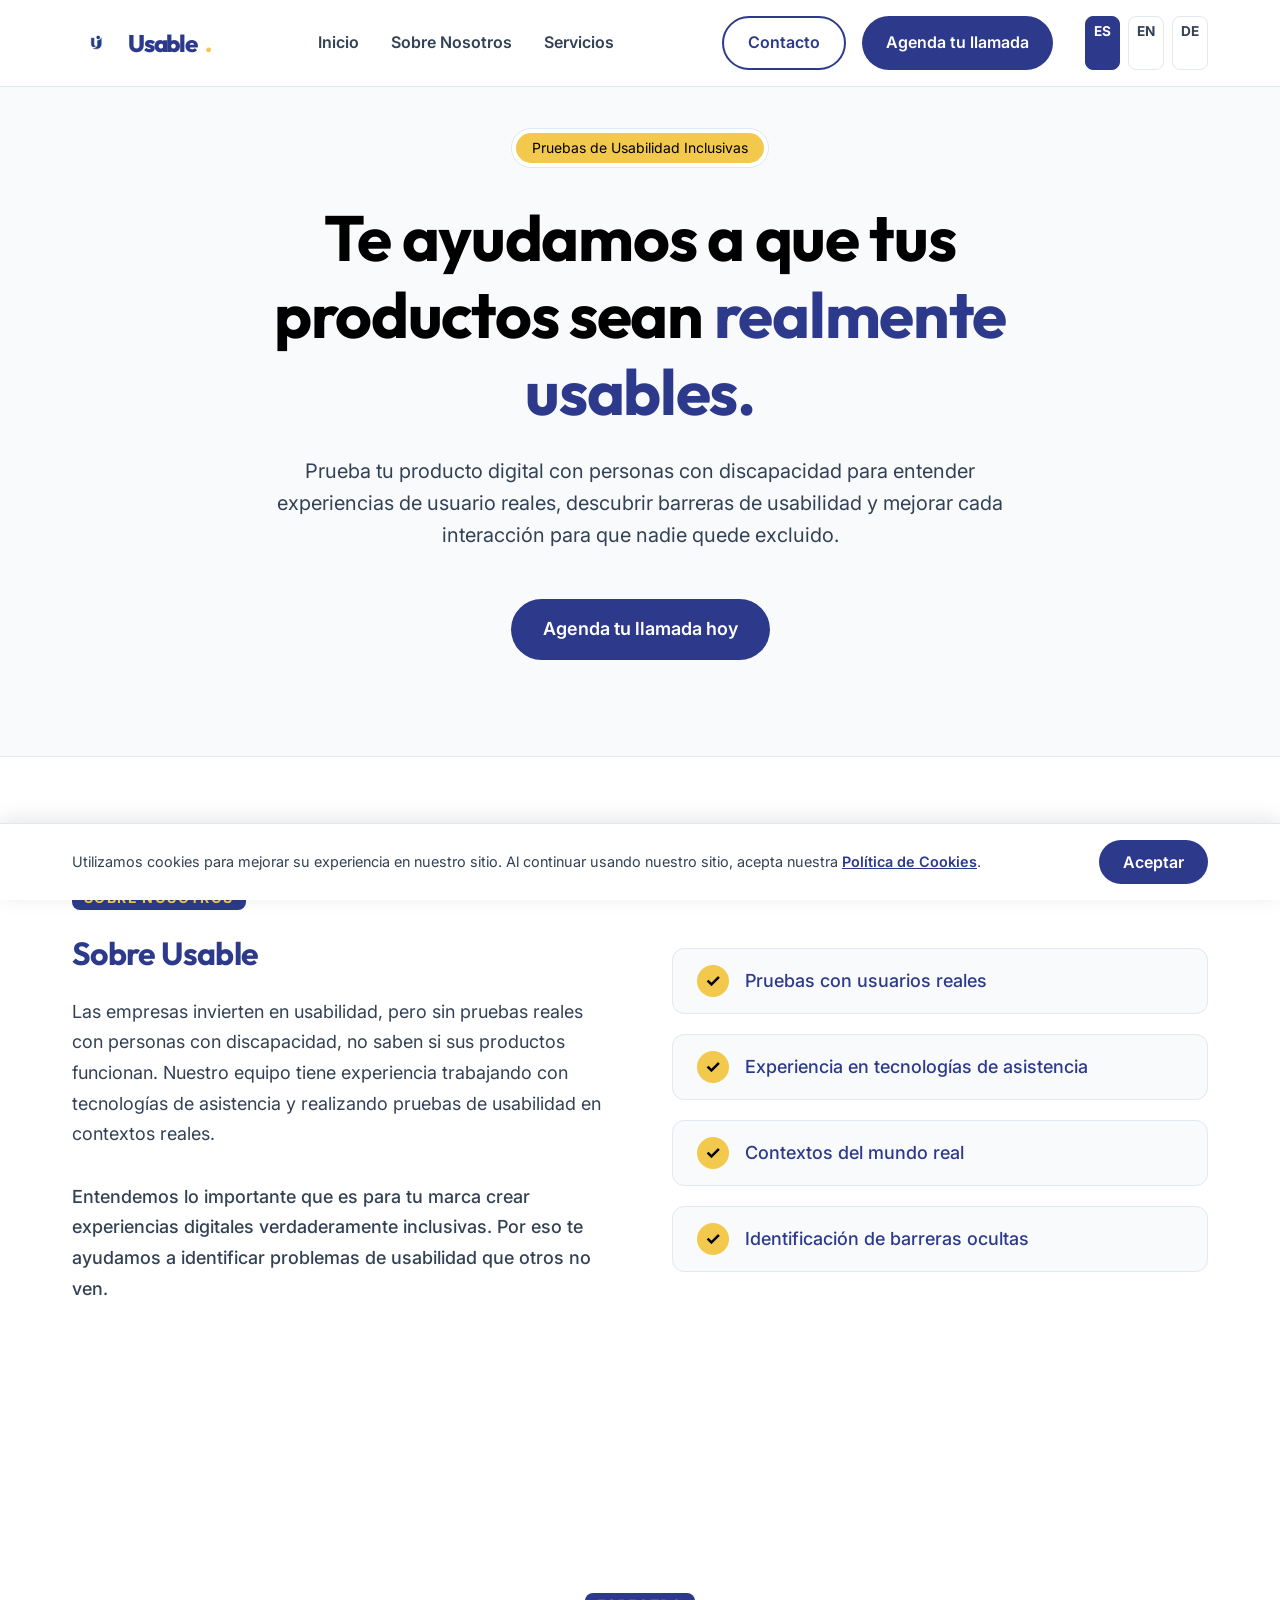
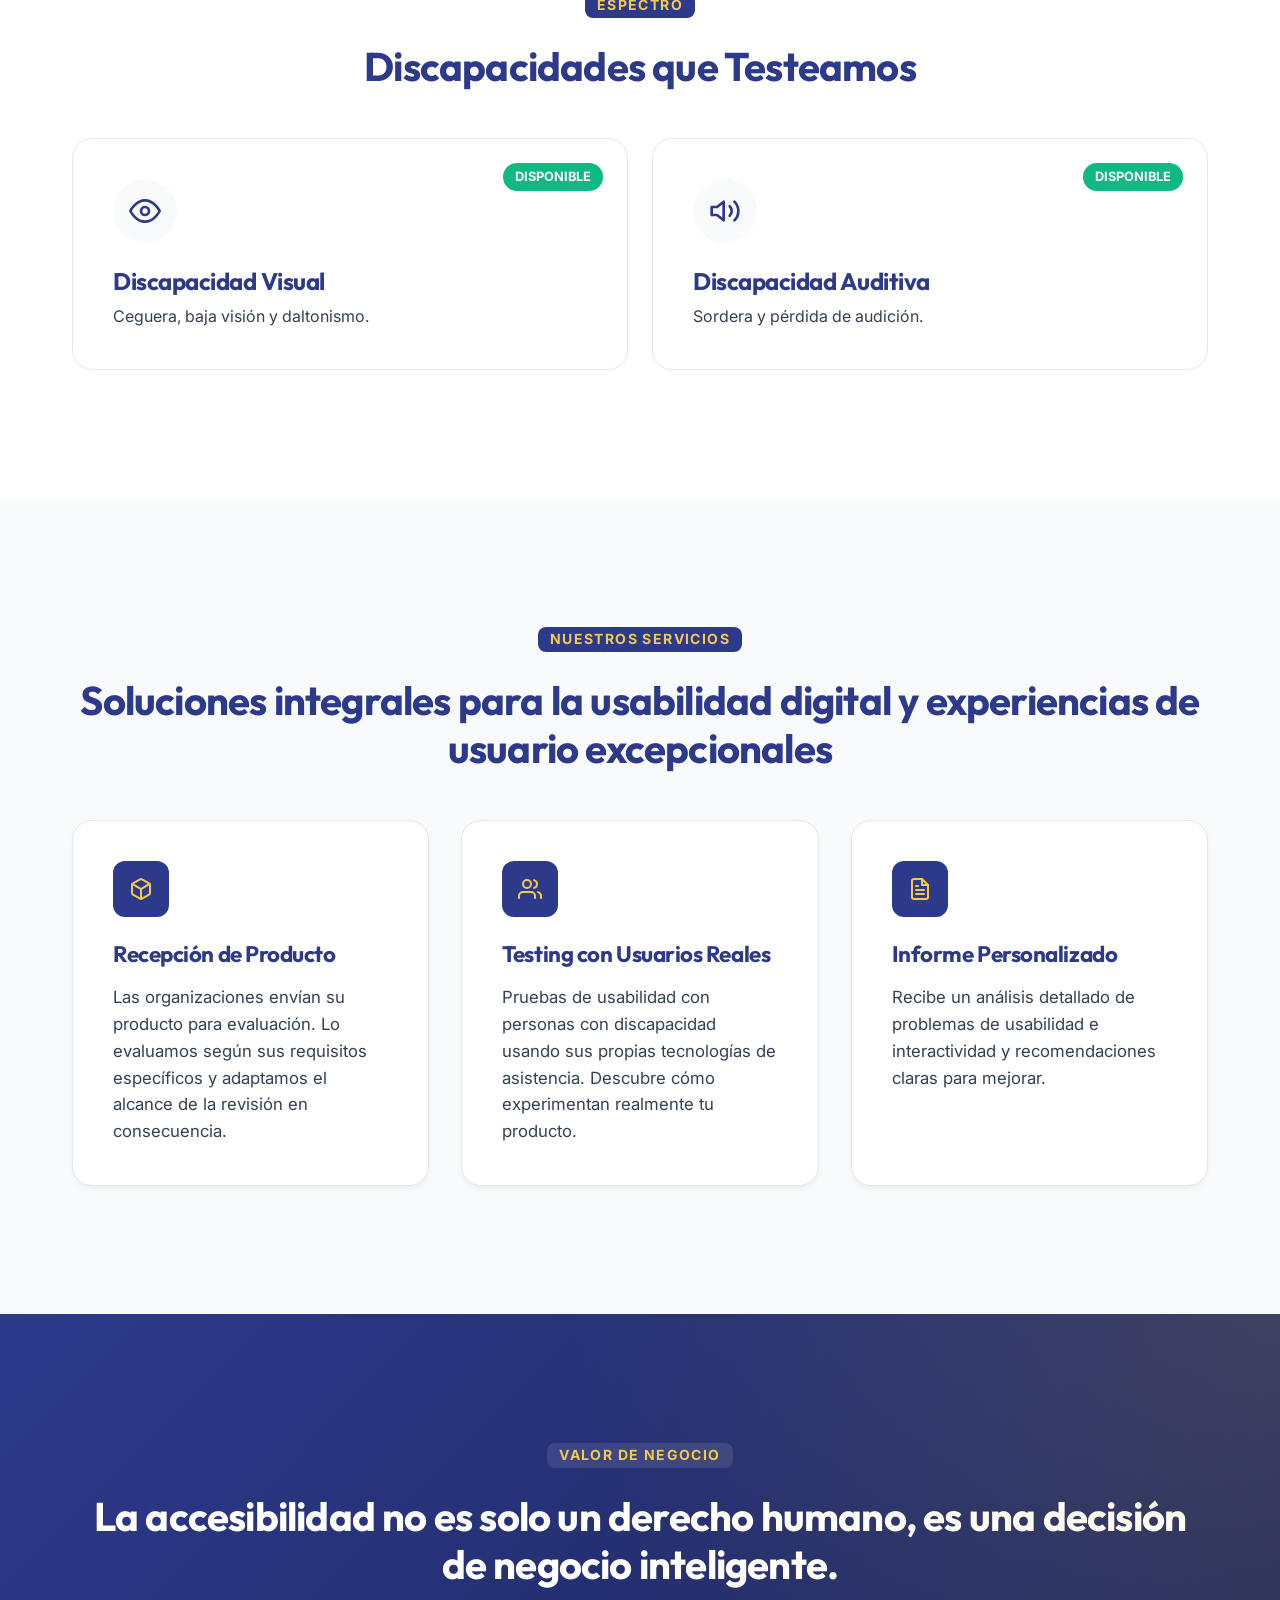
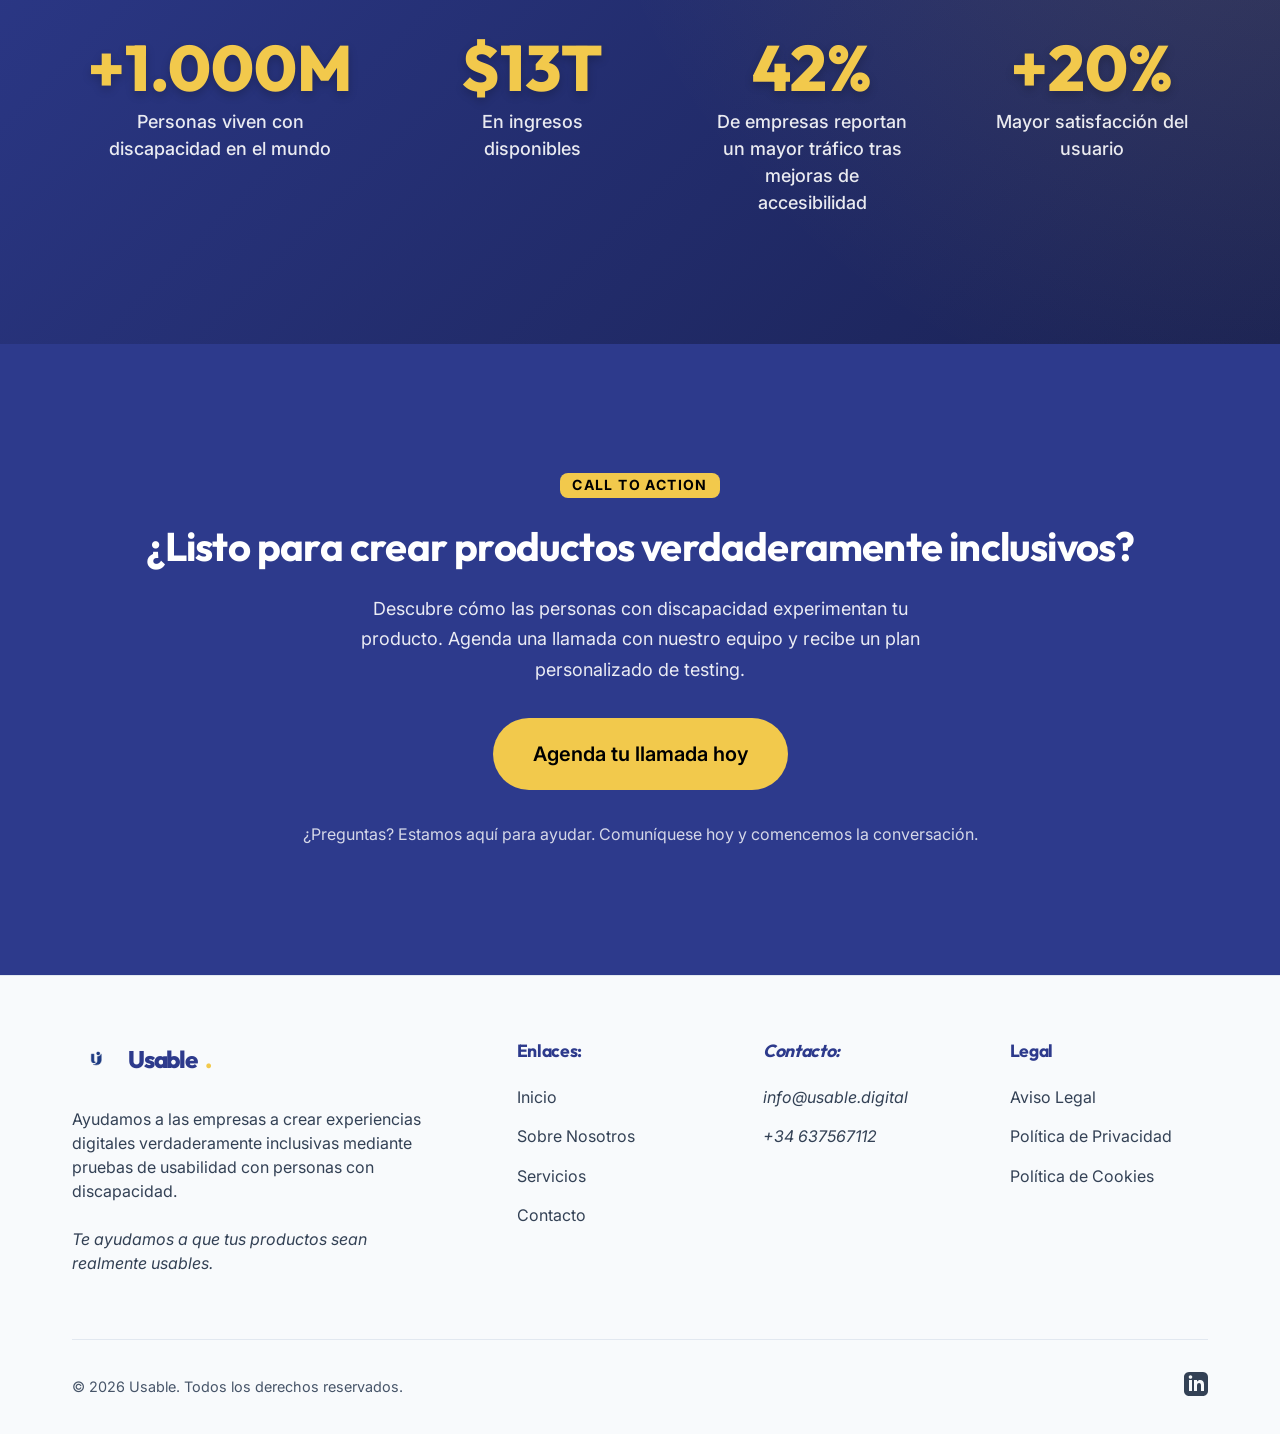
<file: index.html>
<!DOCTYPE html>
<html lang="es">
<head>
    <meta charset="UTF-8">
    <meta name="viewport" content="width=device-width, initial-scale=1.0">
    <title>Usable | Experiencias Digitales Inclusivas</title>
    <meta name="description" content="Ayudamos a las empresas a crear experiencias digitales verdaderamente inclusivas mediante pruebas de usabilidad con personas con discapacidad.">
    <!-- Google Fonts -->
    <link rel="preconnect" href="https://fonts.googleapis.com">
    <link rel="preconnect" href="https://fonts.gstatic.com" crossorigin>
    <link href="https://fonts.googleapis.com/css2?family=Inter:wght@400;500;600;700&family=Outfit:wght@500;700;800&display=swap" rel="stylesheet">
    <link rel="stylesheet" href="style.css">
</head>
<body>
    <!-- Enlace de Salto Accesible -->
    <a href="#main-content" class="skip-link">Saltar al contenido principal</a>

    <!-- Navegación -->
    <header role="banner" class="header">
        <nav class="navbar" aria-label="Navegación Principal">
            <div class="container nav-content">
                <a href="#" class="logo" aria-label="Inicio Usable">
                    <img src="logo.png" alt="" class="brand-logo" aria-hidden="true">
                    Usable<span class="dot" aria-hidden="true">.</span>
                </a>
                <ul class="nav-links">
                    <li><a href="#inicio">Inicio</a></li>
                    <li><a href="#sobre-nosotros">Sobre Nosotros</a></li>
                    <li><a href="#servicios">Servicios</a></li>
                </ul>
                <div class="nav-actions">
                    <a href="#contacto" class="btn btn-outline" aria-label="Ir a contacto">Contacto</a>
                    <a href="https://calendly.com/ricardo-team-nexio/30min?locale=es" target="_blank" rel="noopener noreferrer" class="btn btn-primary" aria-label="Agenda tu llamada hoy en Calendly">Agenda tu llamada</a>
                    <div class="lang-switcher">
                        <a href="/index.html" class="active" aria-label="Español">ES</a>
                        <a href="/en/index.html" aria-label="English">EN</a>
                        <a href="/de/index.html" aria-label="Deutsch">DE</a>
                    </div>
                </div>
            </div>
        </nav>
    </header>

    <main id="main-content" role="main" tabindex="-1">
        <!-- Inicio / Hero -->
        <section class="hero" id="inicio" aria-labelledby="hero-heading">
            <div class="container hero-content">
                <div class="pill-badge" role="status" aria-label="Enfoque principal">
                    <span class="badge-new">Pruebas de Usabilidad Inclusivas</span>
                </div>
                
                <h1 id="hero-heading" class="hero-title">Te ayudamos a que tus productos sean <span class="highlight-text">realmente usables.</span></h1>
                
                <p class="hero-subtitle">Prueba tu producto digital con personas con discapacidad para entender experiencias de usuario reales, descubrir barreras de usabilidad y mejorar cada interacción para que nadie quede excluido.</p>
                
                <div class="hero-cta">
                    <a href="https://calendly.com/ricardo-team-nexio/30min?locale=es" target="_blank" rel="noopener noreferrer" class="btn btn-primary btn-large">Agenda tu llamada hoy</a>
                </div>
            </div>
        </section>

        <!-- Sobre Nosotros -->
        <section class="section about" id="sobre-nosotros" aria-labelledby="about-heading">
            <div class="container">
                <div class="grid-2-col align-center">
                    <div class="about-content">
                        <h2 class="section-label" id="about-heading">Sobre Nosotros</h2>
                        <h3 class="section-heading-sm">Sobre Usable</h3>
                        <p class="section-text-lg">Las empresas invierten en usabilidad, pero sin pruebas reales con personas con discapacidad, no saben si sus productos funcionan. Nuestro equipo tiene experiencia trabajando con tecnologías de asistencia y realizando pruebas de usabilidad en contextos reales.</p>
                        
                        <p class="section-text-lg font-medium">Entendemos lo importante que es para tu marca crear experiencias digitales verdaderamente inclusivas. Por eso te ayudamos a identificar problemas de usabilidad que otros no ven.</p>
                    </div>
                    
                    <div class="about-features" aria-label="Puntos clave de Usable">
                        <ul class="bullet-list">
                            <li>
                                <span class="list-icon" aria-hidden="true">✓</span>
                                <span>Pruebas con usuarios reales</span>
                            </li>
                            <li>
                                <span class="list-icon" aria-hidden="true">✓</span>
                                <span>Experiencia en tecnologías de asistencia</span>
                            </li>
                            <li>
                                <span class="list-icon" aria-hidden="true">✓</span>
                                <span>Contextos del mundo real</span>
                            </li>
                            <li>
                                <span class="list-icon" aria-hidden="true">✓</span>
                                <span>Identificación de barreras ocultas</span>
                            </li>
                        </ul>
                    </div>
                </div>
            </div>
        </section>

        <!-- Discapacidades -->
        <section class="section disabilities" id="discapacidades" aria-labelledby="disabilities-heading">
            <div class="container">
                <div class="section-header text-center">
                    <h2 class="section-label">Espectro</h2>
                    <h3 id="disabilities-heading" class="section-heading">Discapacidades que Testeamos</h3>
                </div>
                <div class="disabilities-grid">
                    <div class="disability-card available">
                        <span class="disability-status">Disponible</span>
                        <div class="disability-icon">
                            <svg width="32" height="32" viewBox="0 0 24 24" fill="none" stroke="currentColor" stroke-width="2" stroke-linecap="round" stroke-linejoin="round"><path d="M1 12s4-8 11-8 11 8 11 8-4 8-11 8-11-8-11-8z"></path><circle cx="12" cy="12" r="3"></circle></svg>
                        </div>
                        <h4 class="disability-title">Discapacidad Visual</h4>
                        <p class="disability-desc">Ceguera, baja visión y daltonismo.</p>
                    </div>
                    <div class="disability-card available">
                        <span class="disability-status">Disponible</span>
                        <div class="disability-icon">
                            <svg width="32" height="32" viewBox="0 0 24 24" fill="none" stroke="currentColor" stroke-width="2" stroke-linecap="round" stroke-linejoin="round"><polygon points="11 5 6 9 2 9 2 15 6 15 11 19 11 5"></polygon><path d="M19.07 4.93a10 10 0 0 1 0 14.14M15.54 8.46a5 5 0 0 1 0 7.07"></path></svg>
                        </div>
                        <h4 class="disability-title">Discapacidad Auditiva</h4>
                        <p class="disability-desc">Sordera y pérdida de audición.</p>
                    </div>
                </div>
            </div>
        </section>

        <!-- Nuestros Servicios -->
        <section class="section services bg-light" id="servicios" aria-labelledby="services-heading">
            <div class="container">
                <div class="section-header text-center">
                    <h2 class="section-label" id="services-heading">Nuestros Servicios</h2>
                    <h3 class="section-heading">Soluciones integrales para la usabilidad digital y experiencias de usuario excepcionales</h3>
                </div>
                
                <ul class="feature-grid">
                    <li class="feature-card">
                        <div class="feature-icon icon-primary" aria-hidden="true">
                            <svg width="24" height="24" viewBox="0 0 24 24" fill="none" stroke="currentColor" stroke-width="2" stroke-linecap="round" stroke-linejoin="round" aria-hidden="true" focusable="false"><path d="M21 16V8a2 2 0 0 0-1-1.73l-7-4a2 2 0 0 0-2 0l-7 4A2 2 0 0 0 3 8v8a2 2 0 0 0 1 1.73l7 4a2 2 0 0 0 2 0l7-4A2 2 0 0 0 21 16z"></path><polyline points="3.27 6.96 12 12.01 20.73 6.96"></polyline><line x1="12" y1="22.08" x2="12" y2="12"></line></svg>
                        </div>
                        <h4 class="feature-title">Recepción de Producto</h4>
                        <p class="feature-text">Las organizaciones envían su producto para evaluación. Lo evaluamos según sus requisitos específicos y adaptamos el alcance de la revisión en consecuencia.</p>
                    </li>
                    <li class="feature-card">
                        <div class="feature-icon icon-primary" aria-hidden="true">
                            <svg width="24" height="24" viewBox="0 0 24 24" fill="none" stroke="currentColor" stroke-width="2" stroke-linecap="round" stroke-linejoin="round" aria-hidden="true" focusable="false"><path d="M17 21v-2a4 4 0 0 0-4-4H5a4 4 0 0 0-4 4v2"></path><circle cx="9" cy="7" r="4"></circle><path d="M23 21v-2a4 4 0 0 0-3-3.87"></path><path d="M16 3.13a4 4 0 0 1 0 7.75"></path></svg>
                        </div>
                        <h4 class="feature-title">Testing con Usuarios Reales</h4>
                        <p class="feature-text">Pruebas de usabilidad con personas con discapacidad usando sus propias tecnologías de asistencia. Descubre cómo experimentan realmente tu producto.</p>
                    </li>
                    <li class="feature-card">
                        <div class="feature-icon icon-primary" aria-hidden="true">
                            <svg width="24" height="24" viewBox="0 0 24 24" fill="none" stroke="currentColor" stroke-width="2" stroke-linecap="round" stroke-linejoin="round" aria-hidden="true" focusable="false"><path d="M14 2H6a2 2 0 0 0-2 2v16a2 2 0 0 0 2 2h12a2 2 0 0 0 2-2V8z"></path><polyline points="14 2 14 8 20 8"></polyline><line x1="16" y1="13" x2="8" y2="13"></line><line x1="16" y1="17" x2="8" y2="17"></line><polyline points="10 9 9 9 8 9"></polyline></svg>
                        </div>
                        <h4 class="feature-title">Informe Personalizado</h4>
                        <p class="feature-text">Recibe un análisis detallado de problemas de usabilidad e interactividad y recomendaciones claras para mejorar.</p>
                    </li>
                </ul>
            </div>
        </section>

        <!-- Valor de Negocio (Stats) -->
        <section class="section business-value bg-primary-gradient text-white" id="beneficios" aria-labelledby="business-value-heading">
            <div class="container">
                <div class="text-center mb-4">
                    <h2 class="section-label label-light">Valor de Negocio</h2>
                    <h3 id="business-value-heading" class="section-heading text-white">La accesibilidad no es solo un derecho humano, es una decisión de negocio inteligente.</h3>
                </div>
                <div class="stats-row">
                    <div class="stat-item">
                        <span class="stat-number">+1.000M</span>
                        <p class="stat-text">Personas viven con discapacidad en el mundo</p>
                    </div>
                    <div class="stat-item">
                        <span class="stat-number">$13T</span>
                        <p class="stat-text">En ingresos disponibles</p>
                    </div>
                    <div class="stat-item">
                        <span class="stat-number">42%</span>
                        <p class="stat-text">De empresas reportan un mayor tráfico tras mejoras de accesibilidad</p>
                    </div>
                    <div class="stat-item">
                        <span class="stat-number">+20%</span>
                        <p class="stat-text">Mayor satisfacción del usuario</p>
                    </div>
                </div>
            </div>
        </section>

        <!-- Call to Action -->
        <section class="section cta-section" id="contacto" aria-labelledby="cta-heading">
            <div class="container">
                <div class="cta-wrapper text-center">
                    <h2 class="section-label">Call to Action</h2>
                    <h3 id="cta-heading" class="section-heading">¿Listo para crear productos verdaderamente inclusivos?</h3>
                    <p class="section-text-lg">Descubre cómo las personas con discapacidad experimentan tu producto. Agenda una llamada con nuestro equipo y recibe un plan personalizado de testing.</p>
                    
                    <div class="cta-buttons">
                        <a href="https://calendly.com/ricardo-team-nexio/30min?locale=es" target="_blank" rel="noopener noreferrer" class="btn btn-primary btn-large cta-btn">Agenda tu llamada hoy</a>
                    </div>
                    
                    <p class="cta-footer-text">¿Preguntas? Estamos aquí para ayudar. Comuníquese hoy y comencemos la conversación.</p>
                </div>
            </div>
        </section>
    </main>

    <!-- Footer -->
    <footer class="footer" role="contentinfo">
        <div class="container">
            <div class="footer-grid">
                <div class="footer-brand">
                    <a href="#" class="logo" aria-label="Inicio Usable">
                        <img src="logo.png" alt="" class="brand-logo" aria-hidden="true">
                        Usable<span class="dot" aria-hidden="true">.</span>
                    </a>
                    <p>Ayudamos a las empresas a crear experiencias digitales verdaderamente inclusivas mediante pruebas de usabilidad con personas con discapacidad.</p>
                    <p class="font-italic mt-1">Te ayudamos a que tus productos sean realmente usables.</p>
                </div>
                
                <nav class="footer-links" aria-label="Enlaces del sitio">
                    <h4>Enlaces:</h4>
                    <ul class="clean-list">
                        <li><a href="#inicio">Inicio</a></li>
                        <li><a href="#sobre-nosotros">Sobre Nosotros</a></li>
                        <li><a href="#servicios">Servicios</a></li>
                        <li><a href="#contacto">Contacto</a></li>
                    </ul>
                </nav>
                
                <address class="footer-links contact-info" aria-label="Información de contacto">
                    <h4>Contacto:</h4>
                    <ul class="clean-list">
                        <li><a href="mailto:info@usable.digital">info@usable.digital</a></li>
                        <li><a href="tel:+34637567112">+34 637567112</a></li>
                    </ul>
                </address>

                <nav class="footer-links" aria-label="Enlaces legales">
                    <h4>Legal</h4>
                    <ul class="clean-list">
                        <li><a href="#" data-open-modal="modal-legal">Aviso Legal</a></li>
                        <li><a href="#" data-open-modal="modal-terms">Política de Privacidad</a></li>
                        <li><a href="#" data-open-modal="modal-cookies">Política de Cookies</a></li>
                    </ul>
                </nav>
            </div>
            
            <div class="footer-bottom">
                <p>&copy; 2026 Usable. Todos los derechos reservados.</p>
                <div class="footer-socials">
                    <a href="https://www.linkedin.com/company/usabledigital/" target="_blank" rel="noopener noreferrer" aria-label="Síguenos en LinkedIn">
                        <svg width="24" height="24" viewBox="0 0 24 24" fill="currentColor" aria-hidden="true" focusable="false"><path d="M19 0h-14c-2.761 0-5 2.239-5 5v14c0 2.761 2.239 5 5 5h14c2.762 0 5-2.239 5-5v-14c0-2.761-2.238-5-5-5zm-11 19h-3v-11h3v11zm-1.5-12.268c-.966 0-1.75-.79-1.75-1.764s.784-1.764 1.75-1.764 1.75.79 1.75 1.764-.783 1.764-1.75 1.764zm13.5 12.268h-3v-5.604c0-3.368-4-3.113-4 0v5.604h-3v-11h3v1.765c1.396-2.586 7-2.777 7 2.476v6.759z"/></svg>
                    </a>
                </div>
            </div>
        </div>
    </footer>

    <!-- Modals -->
    <dialog id="modal-legal" class="modal" aria-label="Aviso Legal">
        <div class="modal-content">
            <div class="modal-header">
                <h3>Aviso Legal</h3>
                <button class="close-modal" aria-label="Cerrar modal" data-close="modal-legal">×</button>
            </div>
            <div class="modal-body">
                <p>Bienvenido al sitio web de usable, parte de la ASOCIACIÓN ESTUDIANTIL JUNIOR NEXIO (en adelante NEXIO) con NIF G75579508 y domicilio en PS/ URIBITARTE, 6 48001 BILBAO (BIZKAIA). Contacto por correo en contact@team-nexio.com e inscrita en el Registro de Asociaciones de Bizkaia con el número AS/B/26060/2025.</p>

                <h4>Propiedad Intelectual</h4>
                <p>Los contenidos de este sitio web, textos, imágenes, sonidos, animaciones, etc., así como su diseño gráfico y su código fuente, están protegidos por la legislación española sobre derechos de propiedad intelectual e industrial a favor de las empresas que conforman NEXIO. Queda por tanto prohibida su reproducción, distribución o comunicación pública, total o parcial, sin la autorización expresa de NEXIO.</p>

                <h4>Contenido web y enlaces</h4>
                <p>En NEXIO no nos hacemos responsables del mal uso que se realice de los contenidos de nuestra página web, siendo exclusiva responsabilidad de la persona que accede a ellos o los utiliza. Tampoco asumimos ninguna responsabilidad por la información contenida en las páginas web de terceros a las que se pueda acceder por enlaces o buscadores desde este sitio web.</p>

                <h4>Actualización y modificación de la página web</h4>
                <p>NEXIO se reserva el derecho de modificar o eliminar, sin previo aviso, tanto la información contenida en su sitio web como su configuración y presentación, sin asumir ninguna responsabilidad por ello.</p>

                <h4>Indicaciones sobre aspectos técnicos</h4>
                <p>NEXIO no asume ninguna responsabilidad que se pueda derivar de problemas técnicos o fallos en los equipos informáticos que se produzcan durante la conexión a la red de Internet, así como de daños que pudieran ser causados por terceras personas mediante intromisiones ilegítimas fuera del control de NEXIO. También quedamos eximidos de toda responsabilidad por posibles daños y perjuicios que pueda sufrir el usuario a consecuencia de errores, defectos u omisiones en la información que facilitemos cuando proceda de fuentes ajenas a nosotros.</p>
            </div>
        </div>
    </dialog>

    <dialog id="modal-terms" class="modal" aria-label="Política de Privacidad">
        <div class="modal-content">
            <div class="modal-header">
                <h3>Política de Privacidad</h3>
                <button class="close-modal" aria-label="Cerrar modal" data-close="modal-terms">×</button>
            </div>
            <div class="modal-body">
                <h4>Identificación del responsable del tratamiento:</h4>
                <p>Asociación Estudiantil Junior Empresa NEXIO (en adelante "NEXIO") con NIF G75579508 y domicilio en Paseo Uribitarte 6, 48001 Bilbao (Bizkaia). Contacto: contact@team-nexio.com</p>

                <h4>¿Quién es responsable del tratamiento de sus datos?</h4>
                <p>Esta política de privacidad se aplica a todos los datos personales que el interesado proporcione a NEXIO, así como a cualquier persona física interesada en las actividades y servicios que NEXIO ofrece a través de sus páginas web y de cualquier otro medio de comunicación. El propósito de la Política de Privacidad de NEXIO es dar transparencia a la información sobre cómo procesamos sus datos personales en cumplimiento con la normativa actual de protección de datos.</p>

                <h4>¿Con qué finalidad tratamos sus datos personales y con qué legitimación?</h4>
                <p>NEXIO cuenta con un Registro de Actividades de Tratamiento donde se detallan cada uno de los siguientes tratamientos realizados como responsable del tratamiento:</p>
                <div class="table-responsive">
                    <table class="legal-table">
                        <thead>
                            <tr>
                                <th>TRATAMIENTO</th>
                                <th>FINALIDAD</th>
                                <th>BASE LEGÍTIMA</th>
                            </tr>
                        </thead>
                        <tbody>
                            <tr>
                                <td>MIEMBROS</td>
                                <td>Gestión de datos personales de miembros</td>
                                <td>Art. 6.1 b) Ejecución de contrato</td>
                            </tr>
                            <tr>
                                <td>PERSONAS DE CONTACTO</td>
                                <td>Gestión de base de datos de contactos</td>
                                <td>Art. 6.1 f) Interés legítimo</td>
                            </tr>
                            <tr>
                                <td>EVENTOS</td>
                                <td>Gestión de participantes</td>
                                <td>Art. 6.1 a) Consentimiento / Art. 6.1 f) Interés legítimo</td>
                            </tr>
                            <tr>
                                <td>CONTABILIDAD</td>
                                <td>Gestión administrativa</td>
                                <td>Art. 6.1 b) Ejecución de contrato</td>
                            </tr>
                        </tbody>
                    </table>
                </div>

                <h4>¿Cuánto tiempo conservamos sus datos personales?</h4>
                <p>NEXIO conservará los datos de los interesados durante su relación con la organización y posteriormente, de acuerdo con lo dispuesto en la normativa de archivo y documentación.</p>

                <h4>¿Quién tiene acceso a sus datos personales?</h4>
                <p>NEXIO podrá realizar cesiones o comunicaciones de datos personales con el fin de cumplir sus obligaciones con las Administraciones Públicas.</p>

                <h4>¿Cuáles son los derechos de los afectados?</h4>
                <p>Derecho de acceso, rectificación, supresión, limitación, oposición y portabilidad. Dichos derechos podrán ser ejercidos gratuitamente mediante solicitud escrita dirigida a nexiocoop@gmail.com.</p>

                <h4>Baja de comunicaciones comerciales</h4>
                <p>El interesado tiene derecho a revocar su consentimiento en cualquier momento a través del enlace que figura en cada comunicación o mediante declaración a contact@team-nexio.com.</p>

                <h4>¿Qué medidas de seguridad tenemos implementadas?</h4>
                <p>NEXIO adopta las medidas necesarias para evitar la alteración, pérdida, tratamiento o acceso no autorizado, de acuerdo con la normativa aplicable.</p>

                <h4>Modificación de la Política de Privacidad</h4>
                <p>NEXIO podrá modificar su Política de Privacidad de acuerdo con la legislación aplicable en cualquier momento.</p>

                <p><em>Última actualización: 27 de marzo de 2025.</em></p>
            </div>
        </div>
    </dialog>

    <dialog id="modal-cookies" class="modal" aria-label="Política de Cookies">
        <div class="modal-content">
            <div class="modal-header">
                <h3>Política de Cookies</h3>
                <button class="close-modal" aria-label="Cerrar modal" data-close="modal-cookies">×</button>
            </div>
            <div class="modal-body">
                <p>La ASOCIACIÓN ESTUDIANTIL JUNIOR EMPRESA Nexio (en adelante, Nexio) desea informarle sobre el uso de cookies en sus sitios web.</p>
                <h4>Cookies exentas de consentimiento</h4>
                <p>Ciertas cookies técnicas que sirven para la comunicación o para servicios específicos solicitados están exentas de los requisitos de consentimiento explícito en virtud del Art. 22.2 de la Ley 34/2002.</p>
                <h4>Cómo modificar la configuración</h4>
                <p>Puede restringir, bloquear o eliminar las cookies a través de la configuración de su navegador (Chrome, Firefox, Safari, Edge).</p>
            </div>
        </div>
    </dialog>

    <!-- Cookie Banner -->
    <div id="cookie-banner" class="cookie-banner" role="dialog" aria-label="Aviso de cookies">
        <div class="container cookie-content">
            <p>Utilizamos cookies para mejorar su experiencia en nuestro sitio. Al continuar usando nuestro sitio, acepta nuestra <a href="#" data-open-modal="modal-cookies">Política de Cookies</a>.</p>
            <div class="cookie-actions">
                <button id="accept-cookies" class="btn btn-primary">Aceptar</button>
            </div>
        </div>
    </div>

    <script src="script.js"></script>
</body>
</html>
</file>
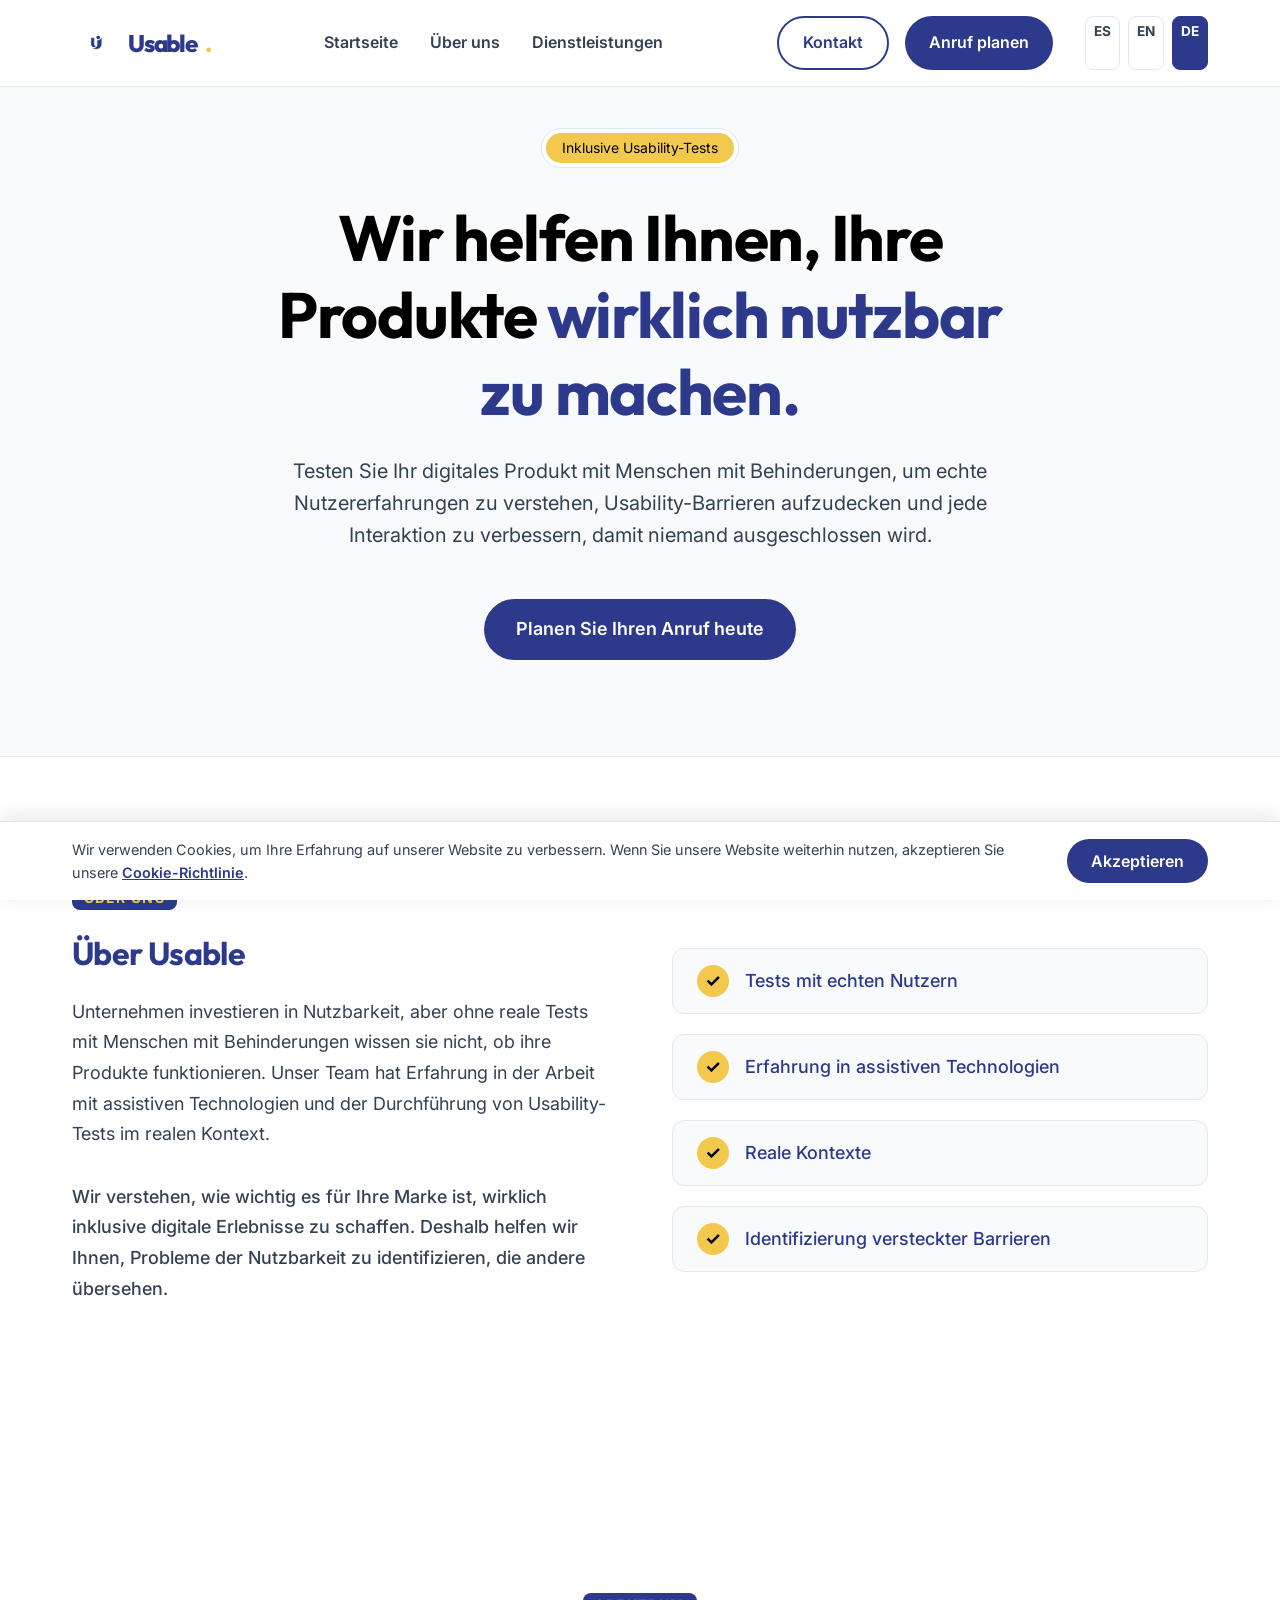
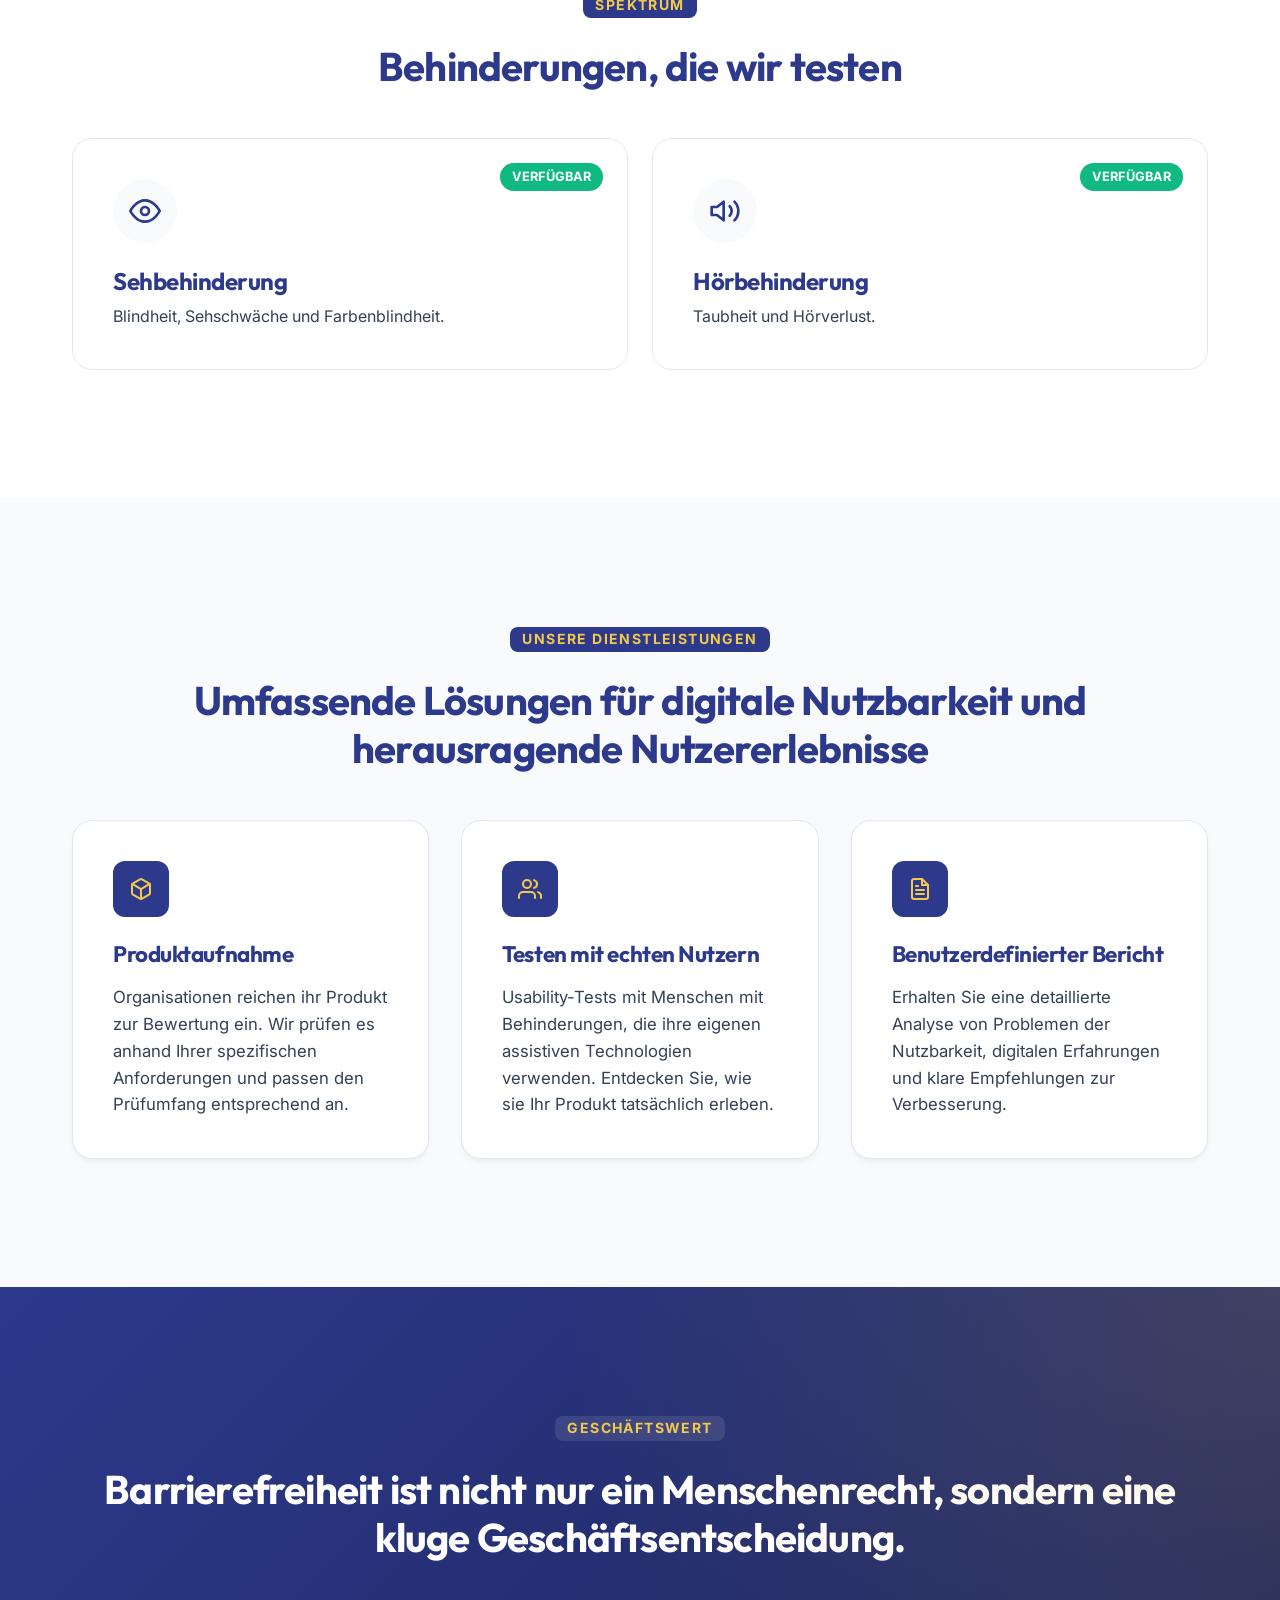
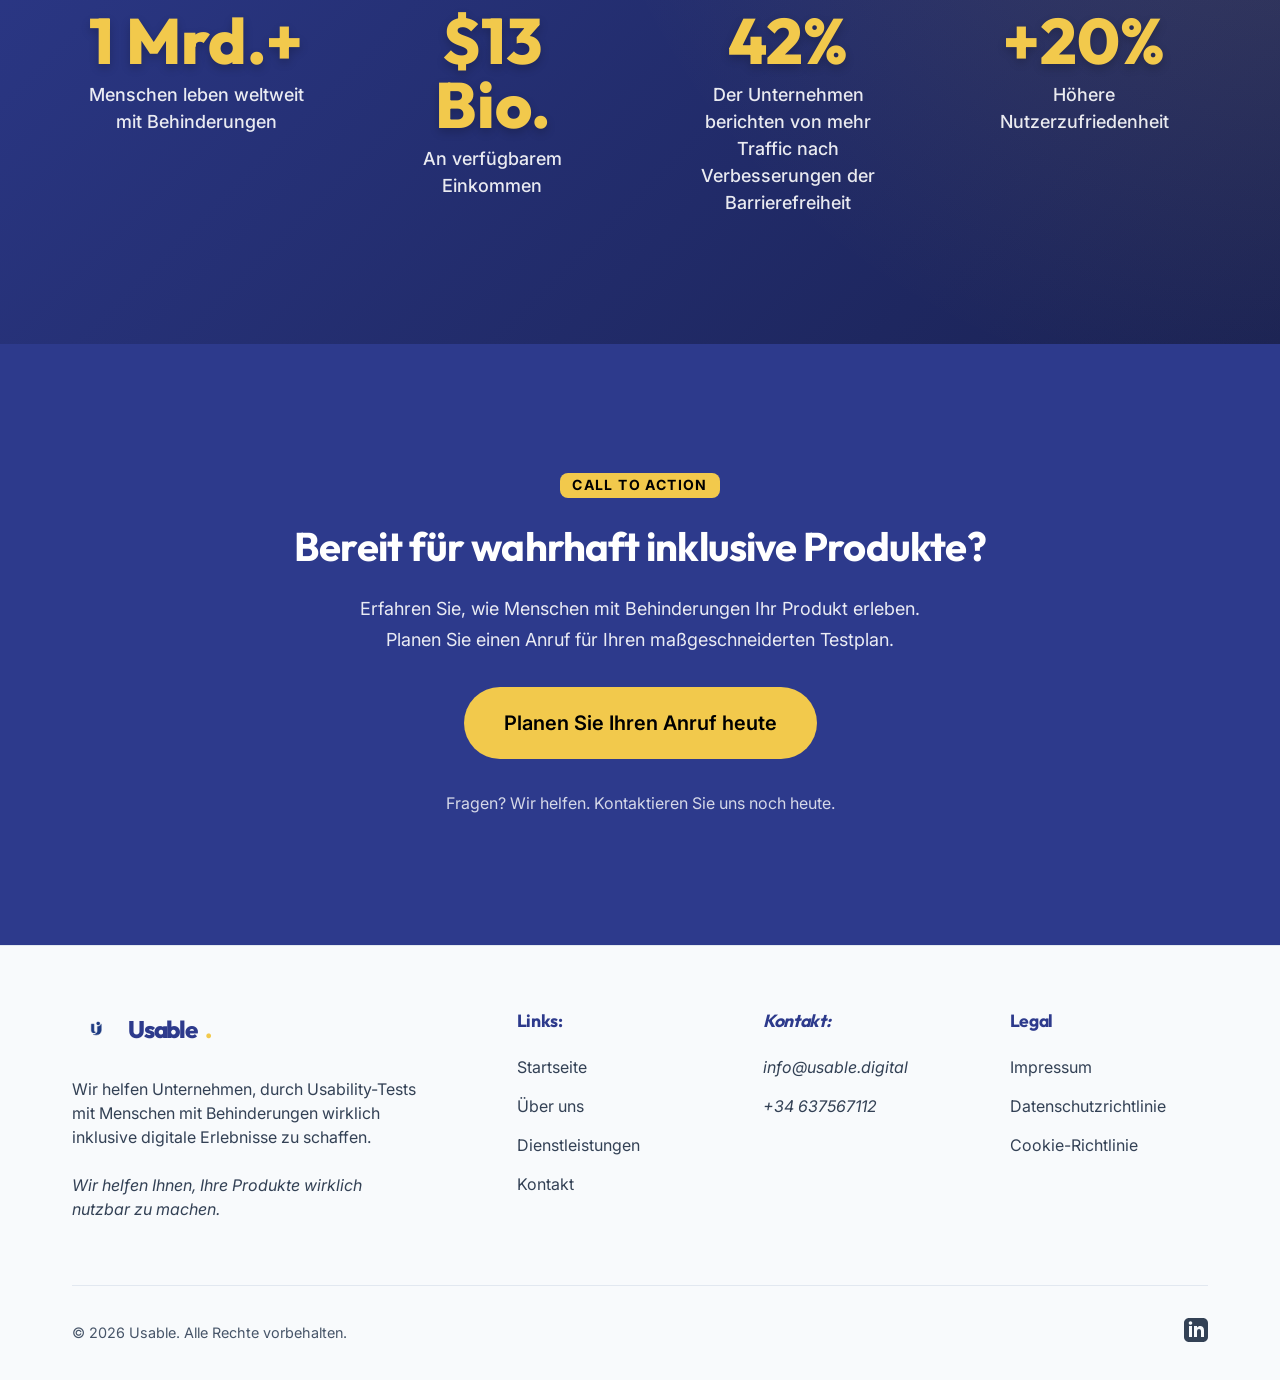
<file: de/index.html>
<!DOCTYPE html>
<html lang="de">
<head>
    <meta charset="UTF-8">
    <meta name="viewport" content="width=device-width, initial-scale=1.0">
    <title>Usable | Inklusive digitale Erlebnisse</title>
    <meta name="description" content="Wir helfen Unternehmen, durch Usability-Tests mit Menschen mit Behinderungen wirklich inklusive digitale Erlebnisse zu schaffen.">
    <!-- Google Fonts -->
    <link rel="preconnect" href="https://fonts.googleapis.com">
    <link rel="preconnect" href="https://fonts.gstatic.com" crossorigin>
    <link href="https://fonts.googleapis.com/css2?family=Inter:wght@400;500;600;700&family=Outfit:wght@500;700;800&display=swap" rel="stylesheet">
    <link rel="stylesheet" href="../style.css">
</head>
<body>
    <!-- Enlace de Salto Accesible -->
    <a href="#main-content" class="skip-link">Zum Hauptinhalt springen</a>

    <!-- Navegación -->
    <header role="banner" class="header">
        <nav class="navbar" aria-label="Hauptnavigation">
            <div class="container nav-content">
                <a href="#" class="logo" aria-label="Startseite Usable">
                    <img src="../logo.png" alt="" class="brand-logo" aria-hidden="true">
                    Usable<span class="dot" aria-hidden="true">.</span>
                </a>
                <ul class="nav-links">
                    <li><a href="#inicio">Startseite</a></li>
                    <li><a href="#sobre-nosotros">Über uns</a></li>
                    <li><a href="#servicios">Dienstleistungen</a></li>
                </ul>
                <div class="nav-actions">
                    <a href="#contacto" class="btn btn-outline" aria-label="Kontakt">Kontakt</a>
                    <a href="https://calendly.com/ricardo-team-nexio/30min?locale=de" target="_blank" rel="noopener noreferrer" class="btn btn-primary" aria-label="Planen Sie Ihren Anruf heute auf Calendly">Anruf planen</a>
                    <div class="lang-switcher">
                        <a href="/index.html" aria-label="Español">ES</a>
                        <a href="/en/index.html" aria-label="English">EN</a>
                        <a href="/de/index.html" class="active" aria-label="Deutsch">DE</a>
                    </div>
                </div>
            </div>
        </nav>
    </header>

    <main id="main-content" role="main" tabindex="-1">
        <!-- Inicio / Hero -->
        <section class="hero" id="inicio" aria-labelledby="hero-heading">
            <div class="container hero-content">
                <div class="pill-badge" role="status" aria-label="Hauptfokus">
                    <span class="badge-new">Inklusive Usability-Tests</span>
                </div>
                
                <h1 id="hero-heading" class="hero-title">Wir helfen Ihnen, Ihre Produkte <span class="highlight-text">wirklich nutzbar zu machen.</span></h1>
                
                <p class="hero-subtitle">Testen Sie Ihr digitales Produkt mit Menschen mit Behinderungen, um echte Nutzererfahrungen zu verstehen, Usability-Barrieren aufzudecken und jede Interaktion zu verbessern, damit niemand ausgeschlossen wird.</p>
                
                <div class="hero-cta">
                    <a href="https://calendly.com/ricardo-team-nexio/30min?locale=de" target="_blank" rel="noopener noreferrer" class="btn btn-primary btn-large">Planen Sie Ihren Anruf heute</a>
                </div>
            </div>
        </section>

        <!-- About Us -->
        <section class="section about" id="sobre-nosotros" aria-labelledby="about-heading">
            <div class="container">
                <div class="grid-2-col align-center">
                    <div class="about-content">
                        <h2 class="section-label" id="about-heading">Über uns</h2>
                        <h3 class="section-heading-sm">Über Usable</h3>
                        <p class="section-text-lg">Unternehmen investieren in Nutzbarkeit, aber ohne reale Tests mit Menschen mit Behinderungen wissen sie nicht, ob ihre Produkte funktionieren. Unser Team hat Erfahrung in der Arbeit mit assistiven Technologien und der Durchführung von Usability-Tests im realen Kontext.</p>
                        
                        <p class="section-text-lg font-medium">Wir verstehen, wie wichtig es für Ihre Marke ist, wirklich inklusive digitale Erlebnisse zu schaffen. Deshalb helfen wir Ihnen, Probleme der Nutzbarkeit zu identifizieren, die andere übersehen.</p>
                    </div>
                    
                    <div class="about-features" aria-label="Wichtige Punkte von Usable">
                        <ul class="bullet-list">
                            <li>
                                <span class="list-icon" aria-hidden="true">✓</span>
                                <span>Tests mit echten Nutzern</span>
                            </li>
                            <li>
                                <span class="list-icon" aria-hidden="true">✓</span>
                                <span>Erfahrung in assistiven Technologien</span>
                            </li>
                            <li>
                                <span class="list-icon" aria-hidden="true">✓</span>
                                <span>Reale Kontexte</span>
                            </li>
                            <li>
                                <span class="list-icon" aria-hidden="true">✓</span>
                                <span>Identifizierung versteckter Barrieren</span>
                            </li>
                        </ul>
                    </div>
                </div>
            </div>
        </section>

        <!-- Behinderungen -->
        <section class="section disabilities" id="behinderungen" aria-labelledby="disabilities-heading">
            <div class="container">
                <div class="section-header text-center">
                    <h2 class="section-label">Spektrum</h2>
                    <h3 id="disabilities-heading" class="section-heading">Behinderungen, die wir testen</h3>
                </div>
                <div class="disabilities-grid">
                    <div class="disability-card available">
                        <span class="disability-status">Verfügbar</span>
                        <div class="disability-icon">
                            <svg width="32" height="32" viewBox="0 0 24 24" fill="none" stroke="currentColor" stroke-width="2" stroke-linecap="round" stroke-linejoin="round"><path d="M1 12s4-8 11-8 11 8 11 8-4 8-11 8-11-8-11-8z"></path><circle cx="12" cy="12" r="3"></circle></svg>
                        </div>
                        <h4 class="disability-title">Sehbehinderung</h4>
                        <p class="disability-desc">Blindheit, Sehschwäche und Farbenblindheit.</p>
                    </div>
                    <div class="disability-card available">
                        <span class="disability-status">Verfügbar</span>
                        <div class="disability-icon">
                            <svg width="32" height="32" viewBox="0 0 24 24" fill="none" stroke="currentColor" stroke-width="2" stroke-linecap="round" stroke-linejoin="round"><polygon points="11 5 6 9 2 9 2 15 6 15 11 19 11 5"></polygon><path d="M19.07 4.93a10 10 0 0 1 0 14.14M15.54 8.46a5 5 0 0 1 0 7.07"></path></svg>
                        </div>
                        <h4 class="disability-title">Hörbehinderung</h4>
                        <p class="disability-desc">Taubheit und Hörverlust.</p>
                    </div>
                </div>
            </div>
        </section>

        <!-- Our Services -->
        <section class="section services bg-light" id="servicios" aria-labelledby="services-heading">
            <div class="container">
                <div class="section-header text-center">
                    <h2 class="section-label" id="services-heading">Unsere Dienstleistungen</h2>
                    <h3 class="section-heading">Umfassende Lösungen für digitale Nutzbarkeit und herausragende Nutzererlebnisse</h3>
                </div>
                
                <ul class="feature-grid">
                    <li class="feature-card">
                        <div class="feature-icon icon-primary" aria-hidden="true">
                            <svg width="24" height="24" viewBox="0 0 24 24" fill="none" stroke="currentColor" stroke-width="2" stroke-linecap="round" stroke-linejoin="round" aria-hidden="true" focusable="false"><path d="M21 16V8a2 2 0 0 0-1-1.73l-7-4a2 2 0 0 0-2 0l-7 4A2 2 0 0 0 3 8v8a2 2 0 0 0 1 1.73l7 4a2 2 0 0 0 2 0l7-4A2 2 0 0 0 21 16z"></path><polyline points="3.27 6.96 12 12.01 20.73 6.96"></polyline><line x1="12" y1="22.08" x2="12" y2="12"></line></svg>
                        </div>
                        <h4 class="feature-title">Produktaufnahme</h4>
                        <p class="feature-text">Organisationen reichen ihr Produkt zur Bewertung ein. Wir prüfen es anhand Ihrer spezifischen Anforderungen und passen den Prüfumfang entsprechend an.</p>
                    </li>
                    <li class="feature-card">
                        <div class="feature-icon icon-primary" aria-hidden="true">
                            <svg width="24" height="24" viewBox="0 0 24 24" fill="none" stroke="currentColor" stroke-width="2" stroke-linecap="round" stroke-linejoin="round" aria-hidden="true" focusable="false"><path d="M17 21v-2a4 4 0 0 0-4-4H5a4 4 0 0 0-4 4v2"></path><circle cx="9" cy="7" r="4"></circle><path d="M23 21v-2a4 4 0 0 0-3-3.87"></path><path d="M16 3.13a4 4 0 0 1 0 7.75"></path></svg>
                        </div>
                        <h4 class="feature-title">Testen mit echten Nutzern</h4>
                        <p class="feature-text">Usability-Tests mit Menschen mit Behinderungen, die ihre eigenen assistiven Technologien verwenden. Entdecken Sie, wie sie Ihr Produkt tatsächlich erleben.</p>
                    </li>
                    <li class="feature-card">
                        <div class="feature-icon icon-primary" aria-hidden="true">
                            <svg width="24" height="24" viewBox="0 0 24 24" fill="none" stroke="currentColor" stroke-width="2" stroke-linecap="round" stroke-linejoin="round" aria-hidden="true" focusable="false"><path d="M14 2H6a2 2 0 0 0-2 2v16a2 2 0 0 0 2 2h12a2 2 0 0 0 2-2V8z"></path><polyline points="14 2 14 8 20 8"></polyline><line x1="16" y1="13" x2="8" y2="13"></line><line x1="16" y1="17" x2="8" y2="17"></line><polyline points="10 9 9 9 8 9"></polyline></svg>
                        </div>
                        <h4 class="feature-title">Benutzerdefinierter Bericht</h4>
                        <p class="feature-text">Erhalten Sie eine detaillierte Analyse von Problemen der Nutzbarkeit, digitalen Erfahrungen und klare Empfehlungen zur Verbesserung.</p>
                    </li>
                </ul>
            </div>
        </section>

        <!-- Geschäftswert (Stats) -->
        <section class="section business-value bg-primary-gradient text-white" id="vorteile" aria-labelledby="business-value-heading">
            <div class="container">
                <div class="text-center mb-4">
                    <h2 class="section-label label-light">Geschäftswert</h2>
                    <h3 id="business-value-heading" class="section-heading text-white">Barrierefreiheit ist nicht nur ein Menschenrecht, sondern eine kluge Geschäftsentscheidung.</h3>
                </div>
                <div class="stats-row">
                    <div class="stat-item">
                        <span class="stat-number">1 Mrd.+</span>
                        <p class="stat-text">Menschen leben weltweit mit Behinderungen</p>
                    </div>
                    <div class="stat-item">
                        <span class="stat-number">$13 Bio.</span>
                        <p class="stat-text">An verfügbarem Einkommen</p>
                    </div>
                    <div class="stat-item">
                        <span class="stat-number">42%</span>
                        <p class="stat-text">Der Unternehmen berichten von mehr Traffic nach Verbesserungen der Barrierefreiheit</p>
                    </div>
                    <div class="stat-item">
                        <span class="stat-number">+20%</span>
                        <p class="stat-text">Höhere Nutzerzufriedenheit</p>
                    </div>
                </div>
            </div>
        </section>

        <!-- Call to Action -->
        <section class="section cta-section" id="contacto" aria-labelledby="cta-heading">
            <div class="container">
                <div class="cta-wrapper text-center">
                    <h2 class="section-label">Call to Action</h2>
                    <h3 id="cta-heading" class="section-heading">Bereit für wahrhaft inklusive Produkte?</h3>
                    <p class="section-text-lg">Erfahren Sie, wie Menschen mit Behinderungen Ihr Produkt erleben. Planen Sie einen Anruf für Ihren maßgeschneiderten Testplan.</p>
                    
                    <div class="cta-buttons">
                        <a href="https://calendly.com/ricardo-team-nexio/30min?locale=de" target="_blank" rel="noopener noreferrer" class="btn btn-primary btn-large cta-btn">Planen Sie Ihren Anruf heute</a>
                    </div>
                    
                    <p class="cta-footer-text">Fragen? Wir helfen. Kontaktieren Sie uns noch heute.</p>
                </div>
            </div>
        </section>
    </main>

    <!-- Footer -->
    <footer class="footer" role="contentinfo">
        <div class="container">
            <div class="footer-grid">
                <div class="footer-brand">
                    <a href="#" class="logo" aria-label="Startseite Usable">
                        <img src="../logo.png" alt="" class="brand-logo" aria-hidden="true">
                        Usable<span class="dot" aria-hidden="true">.</span>
                    </a>
                    <p>Wir helfen Unternehmen, durch Usability-Tests mit Menschen mit Behinderungen wirklich inklusive digitale Erlebnisse zu schaffen.</p>
                    <p class="font-italic mt-1">Wir helfen Ihnen, Ihre Produkte wirklich nutzbar zu machen.</p>
                </div>
                
                <nav class="footer-links" aria-label="Seitens-Links">
                    <h4>Links:</h4>
                    <ul class="clean-list">
                        <li><a href="#inicio">Startseite</a></li>
                        <li><a href="#sobre-nosotros">Über uns</a></li>
                        <li><a href="#servicios">Dienstleistungen</a></li>
                        <li><a href="#contacto">Kontakt</a></li>
                    </ul>
                </nav>
                
                <address class="footer-links contact-info" aria-label="Kontaktinformationen">
                    <h4>Kontakt:</h4>
                    <ul class="clean-list">
                        <li><a href="mailto:info@usable.digital">info@usable.digital</a></li>
                        <li><a href="tel:+34637567112">+34 637567112</a></li>
                    </ul>
                </address>

                <nav class="footer-links" aria-label="Rechtliche Links">
                    <h4>Legal</h4>
                    <ul class="clean-list">
                        <li><a href="#" data-open-modal="modal-legal">Impressum</a></li>
                        <li><a href="#" data-open-modal="modal-terms">Datenschutzrichtlinie</a></li>
                        <li><a href="#" data-open-modal="modal-cookies">Cookie-Richtlinie</a></li>
                    </ul>
                </nav>
            </div>
            
            <div class="footer-bottom">
                <p>&copy; 2026 Usable. Alle Rechte vorbehalten.</p>
                <div class="footer-socials">
                    <a href="https://www.linkedin.com/company/usabledigital/" target="_blank" rel="noopener noreferrer" aria-label="Folge uns auf LinkedIn">
                        <svg width="24" height="24" viewBox="0 0 24 24" fill="currentColor" aria-hidden="true" focusable="false"><path d="M19 0h-14c-2.761 0-5 2.239-5 5v14c0 2.761 2.239 5 5 5h14c2.762 0 5-2.239 5-5v-14c0-2.761-2.238-5-5-5zm-11 19h-3v-11h3v11zm-1.5-12.268c-.966 0-1.75-.79-1.75-1.764s.784-1.764 1.75-1.764 1.75.79 1.75 1.764-.783 1.764-1.75 1.764zm13.5 12.268h-3v-5.604c0-3.368-4-3.113-4 0v5.604h-3v-11h3v1.765c1.396-2.586 7-2.777 7 2.476v6.759z"/></svg>
                    </a>
                </div>
            </div>
        </div>
    </footer>

    <!-- Modals -->
    <dialog id="modal-legal" class="modal" aria-label="Impressum">
        <div class="modal-content">
            <div class="modal-header">
                <h3>Impressum</h3>
                <button class="close-modal" aria-label="Modal schließen" data-close="modal-legal">×</button>
            </div>
            <div class="modal-body">
                <p>Willkommen auf der Website von usable, Teil der ASOCIACION ESTUDIANTIL JUNIOR NEXIO (im Folgenden NEXIO) mit der Steueridentifikationsnummer G75579508 und Adresse in PS/ URIBITARTE, 6 48001 BILBAO (BIZKAIA). Kontakt per E-Mail unter contact@team-nexio.com und eingetragen im Vereinsregister von Bizkaia mit der Nummer AS/B/26060/2025.</p>

                <h4>Geistiges Eigentum</h4>
                <p>Die Inhalte dieser Website, Texte, Bilder, Töne, Animationen usw. sowie deren grafische Gestaltung und Quellcode sind durch die spanische Gesetzgebung über Rechte an geistigem und gewerblichem Eigentum zugunsten der Unternehmen, aus denen NEXIO besteht, geschützt. Daher ist ihre vollständige oder teilweise Vervielfältigung, Verbreitung oder öffentliche Kommunikation ohne ausdrückliche Genehmigung von NEXIO verboten.</p>

                <h4>Webinhalte und Links</h4>
                <p>Bei NEXIO sind wir nicht verantwortlich für den Missbrauch der Inhalte unserer Website, da dies in der alleinigen Verantwortung der Person liegt, die auf sie zugreift oder sie nutzt. Wir übernehmen auch keine Verantwortung für die Informationen auf den Webseiten Dritter, auf die über Links oder Suchmaschinen von dieser Website aus zugegriffen werden kann.</p>

                <h4>Aktualisierung und Änderung der Website</h4>
                <p>NEXIO behält sich das Recht vor, die auf seiner Website enthaltenen Informationen sowie deren Konfiguration und Präsentation ohne vorherige Ankündigung zu ändern oder zu entfernen, ohne dafür eine Verantwortung zu übernehmen.</p>

                <h4>Hinweise zu technischen Aspekten</h4>
                <p>NEXIO übernimmt keine Verantwortung, die sich aus technischen Problemen oder Ausfällen von Computergeräten ergeben kann, die während der Verbindung zum Internetnetzwerk auftreten, sowie für Schäden, die durch Dritte durch illegitime Eingriffe außerhalb der Kontrolle von NEXIO verursacht werden könnten. Wir sind auch von jeglicher Verantwortung für mögliche Schäden befreit, die der Benutzer aufgrund von Fehlern, Mängeln oder Auslassungen in den von uns bereitgestellten Informationen erleiden könnte, wenn diese aus externen Quellen stammen.</p>
            </div>
        </div>
    </dialog>

    <dialog id="modal-terms" class="modal" aria-label="Datenschutzrichtlinie">
        <div class="modal-content">
            <div class="modal-header">
                <h3>Datenschutzrichtlinie</h3>
                <button class="close-modal" aria-label="Modal schließen" data-close="modal-terms">×</button>
            </div>
            <div class="modal-body">
                <h4>Identifikation des Datenverantwortlichen:</h4>
                <p>Asociación Estudiantil Junior Empresa NEXIO (im Folgenden „NEXIO“) mit der NIF-ID G75579508 und Sitz in Paseo Uribitarte 6, 48001 Bilbao (Bizkaia). Kontakt: contact@team-nexio.com</p>

                <h4>Wer ist für die Verarbeitung Ihrer Daten verantwortlich?</h4>
                <p>Diese Datenschutzrichtlinie gilt für alle personenbezogenen Daten, die die betroffene Person NEXIO zur Verfügung stellt, sowie für jede natürliche Person, die an den Aktivitäten und Dienstleistungen interessiert ist, die NEXIO über seine Webseiten und über andere Kommunikationsmittel anbietet. Der Zweck der Datenschutzrichtlinie von NEXIO besteht darin, Transparenz über die Informationen darüber zu schaffen, wie wir Ihre personenbezogenen Daten in Übereinstimmung mit den aktuellen Datenschutzbestimmungen verarbeiten.</p>

                <h4>Zu welchem Zweck verarbeiten wir Ihre personenbezogenen Daten und mit welcher Legitimität?</h4>
                <p>NEXIO verfügt über ein Verzeichnis von Verarbeitungstätigkeiten, in dem jede der folgenden als Verantwortlicher durchgeführten Verarbeitungen aufgeführt ist:</p>
                <div class="table-responsive">
                    <table class="legal-table">
                        <thead>
                            <tr>
                                <th>VERARBEITUNG</th>
                                <th>ZWECK</th>
                                <th>RECHTMÄSSIGE GRUNDLAGE</th>
                            </tr>
                        </thead>
                        <tbody>
                            <tr>
                                <td>MITGLIEDER</td>
                                <td>Verwaltung der personenbezogenen Daten von Mitgliedern</td>
                                <td>Art. 6.1 b) Vertragserfüllung</td>
                            </tr>
                            <tr>
                                <td>KONTAKTPERSONEN</td>
                                <td>Verwaltung der Kontaktdatenbank</td>
                                <td>Art. 6.1 f) Berechtigtes Interesse</td>
                            </tr>
                            <tr>
                                <td>VERANSTALTUNGEN</td>
                                <td>Verwaltung der Teilnehmer</td>
                                <td>Art. 6.1 a) Einwilligung / Art. 6.1 f) Berechtigtes Interesse</td>
                            </tr>
                            <tr>
                                <td>RECHENSCHAFTSPFLICHT</td>
                                <td>Administrative Verwaltung</td>
                                <td>Art. 6.1 b) Vertragserfüllung</td>
                            </tr>
                        </tbody>
                    </table>
                </div>

                <h4>Wie lange speichern wir Ihre personenbezogenen Daten?</h4>
                <p>NEXIO speichert die Daten der betroffenen Personen während ihrer Beziehung zur Organisation und danach gemäß den Bestimmungen der Archiv- und Dokumentationsvorschriften.</p>

                <h4>Wer hat Zugriff auf Ihre personenbezogenen Daten?</h4>
                <p>NEXIO kann Übermittlungen oder Mitteilungen personenbezogener Daten vornehmen, um seinen Verpflichtungen gegenüber den öffentlichen Verwaltungen nachzukommen.</p>

                <h4>Welche Rechte haben die Betroffenen?</h4>
                <p>Recht auf Auskunft, Berichtigung, Löschung, Einschränkung, Widerspruch und Übertragbarkeit. Diese Rechte können kostenlos durch eine schriftliche Anfrage an nexiocoop@gmail.com ausgeübt werden.</p>

                <h4>Abmeldung von kommerziellen Mitteilungen</h4>
                <p>Die interessierte Partei hat das Recht, die Einwilligung jederzeit über den Link in jeder Mitteilung oder durch eine Erklärung an contact@team-nexio.com zu widerrufen.</p>

                <h4>Welche Sicherheitsmaßnahmen haben wir implementiert?</h4>
                <p>NEXIO ergreift die notwendigen Maßnahmen, um Veränderungen, Verluste, Behandlungen oder unbefugten Zugriff in Übereinstimmung mit den geltenden Vorschriften zu vermeiden.</p>

                <h4>Änderung der Datenschutzrichtlinie</h4>
                <p>NEXIO kann seine Datenschutzrichtlinie jederzeit in Übereinstimmung mit dem geltenden Recht ändern.</p>

                <p><em>Letzte Aktualisierung: 27. März 2025.</em></p>
            </div>
        </div>
    </dialog>

    <dialog id="modal-cookies" class="modal" aria-label="Cookie-Richtlinie">
        <div class="modal-content">
            <div class="modal-header">
                <h3>Cookie-Richtlinie</h3>
                <button class="close-modal" aria-label="Modal schließen" data-close="modal-cookies">×</button>
            </div>
            <div class="modal-body">
                <p>Die JUNIOR ENTERPRISE STUDENT ASSOCIATION Nexio (im Folgenden Nexio) möchte Sie über die Verwendung von Cookies auf ihren Websites informieren.</p>
                <h4>Von der Zustimmung ausgenommene Cookies</h4>
                <p>Bestimmte technische Cookies, die der Kommunikation oder bestimmten angeforderten Diensten dienen, sind gemäß Art. 22.2 des Gesetzes 34/2002 von der ausdrücklichen Zustimmungspflicht ausgenommen.</p>
                <h4>So ändern Sie die Einstellungen</h4>
                <p>Sie können Cookies über Ihre Browsereinstellungen (Chrome, Firefox, Safari, Edge) einschränken, blockieren oder löschen.</p>
            </div>
        </div>
    </dialog>

    <!-- Cookie Banner -->
    <div id="cookie-banner" class="cookie-banner" role="dialog" aria-label="Cookie-Hinweis">
        <div class="container cookie-content">
            <p>Wir verwenden Cookies, um Ihre Erfahrung auf unserer Website zu verbessern. Wenn Sie unsere Website weiterhin nutzen, akzeptieren Sie unsere <a href="#" data-open-modal="modal-cookies">Cookie-Richtlinie</a>.</p>
            <div class="cookie-actions">
                <button id="accept-cookies" class="btn btn-primary">Akzeptieren</button>
            </div>
        </div>
    </div>

    <script src="../script.js"></script>
</body>
</html>
</file>
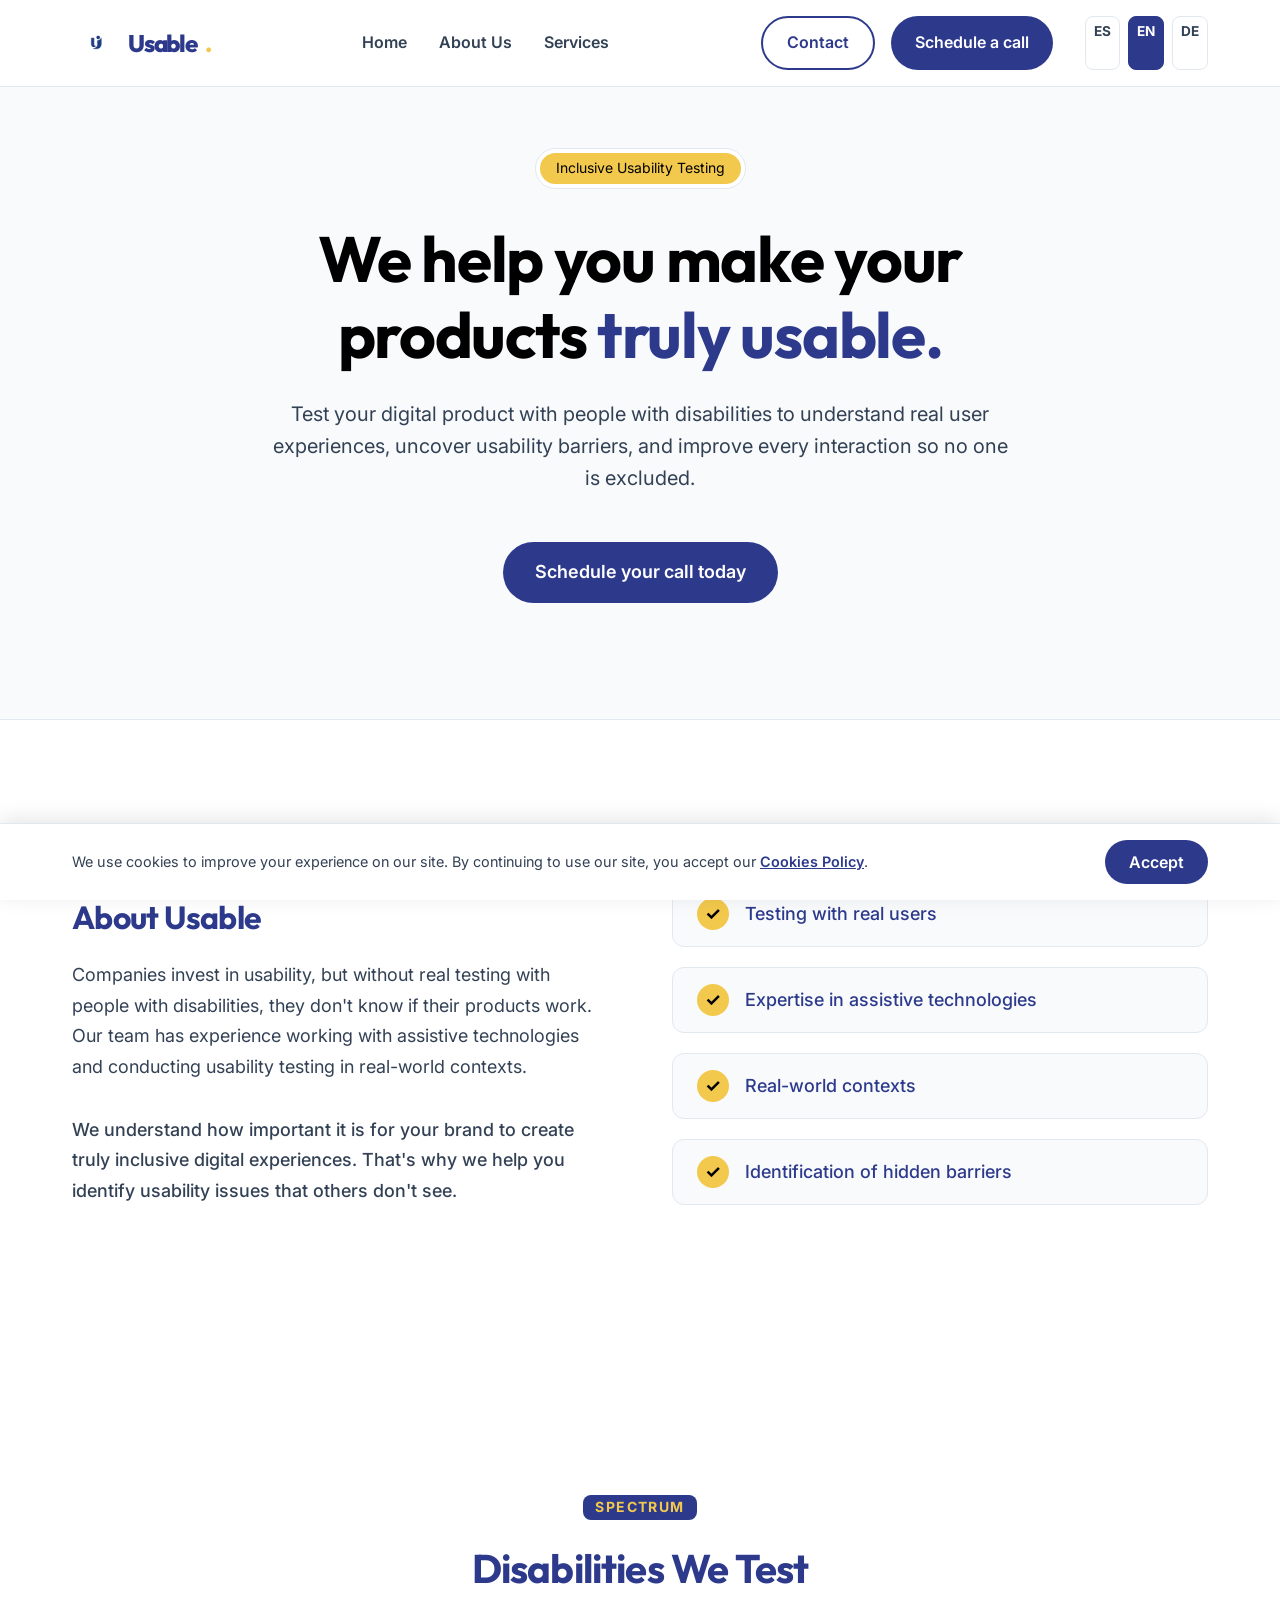
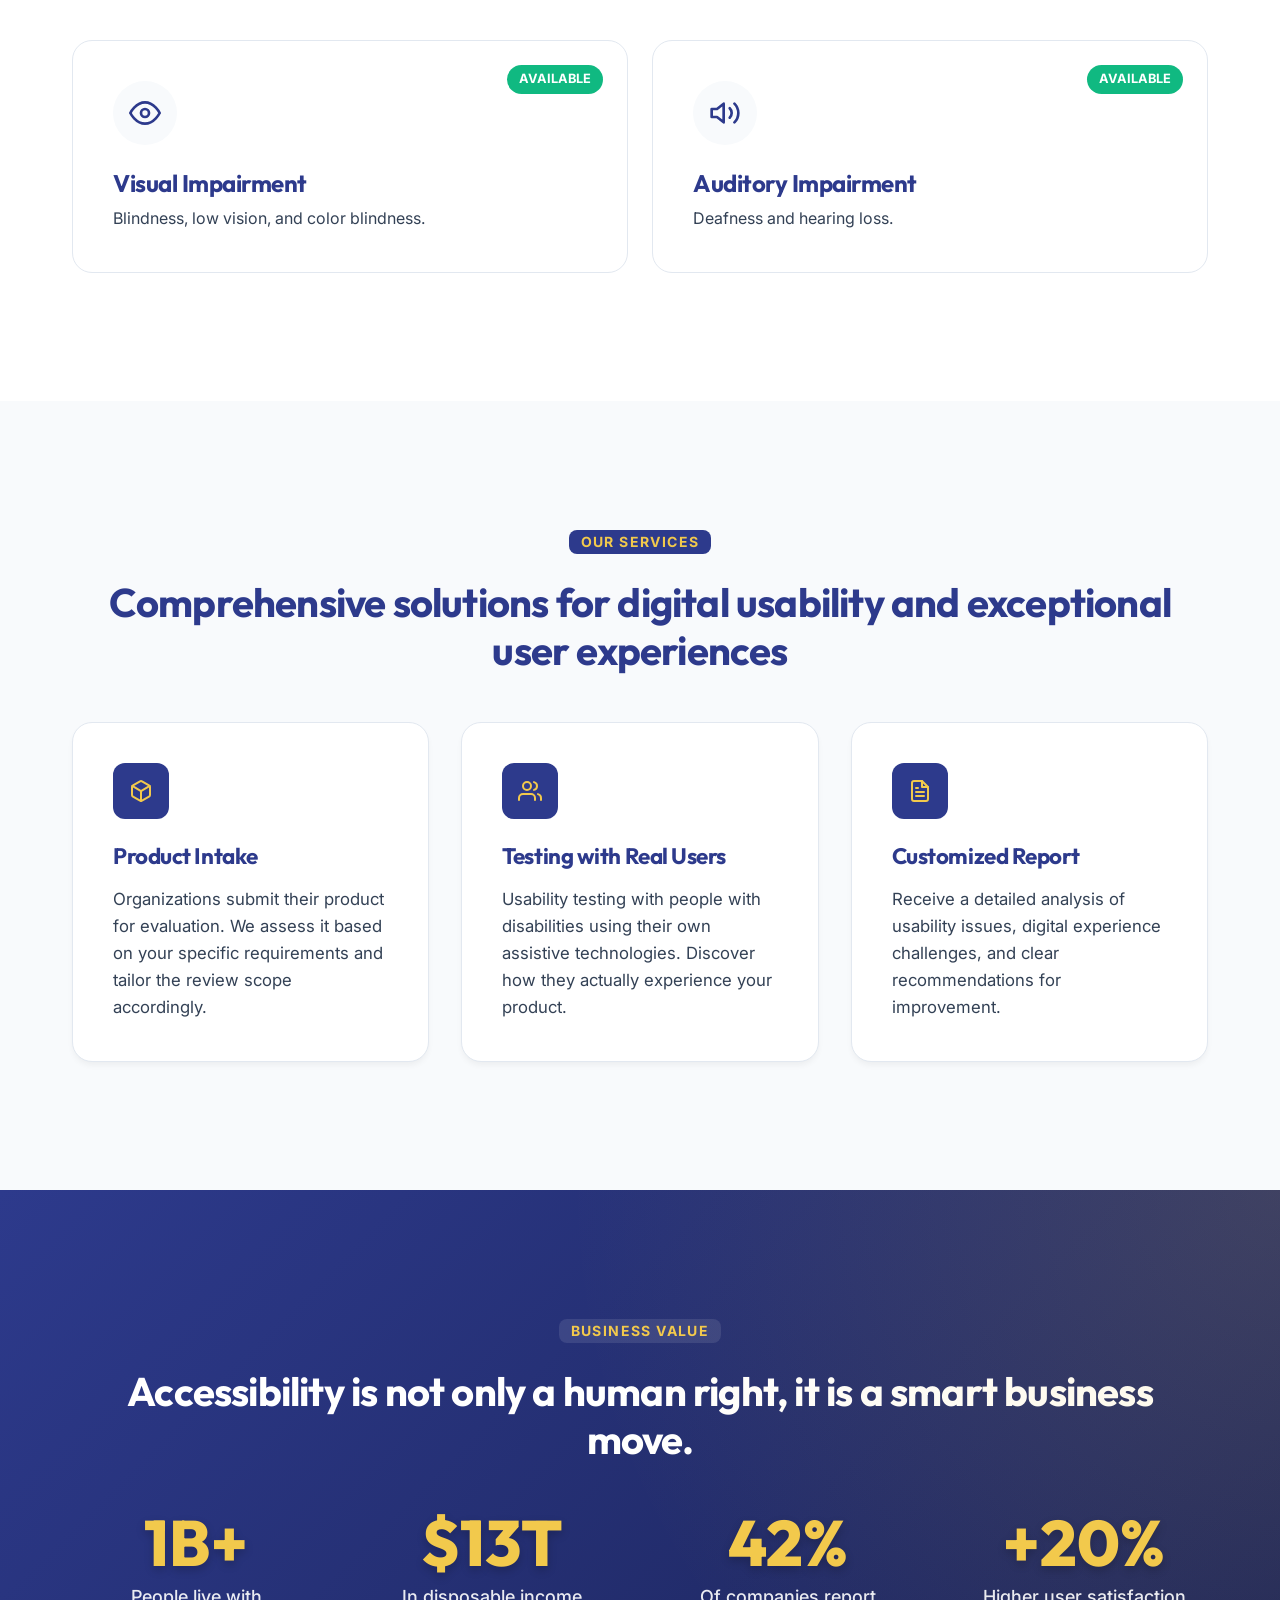
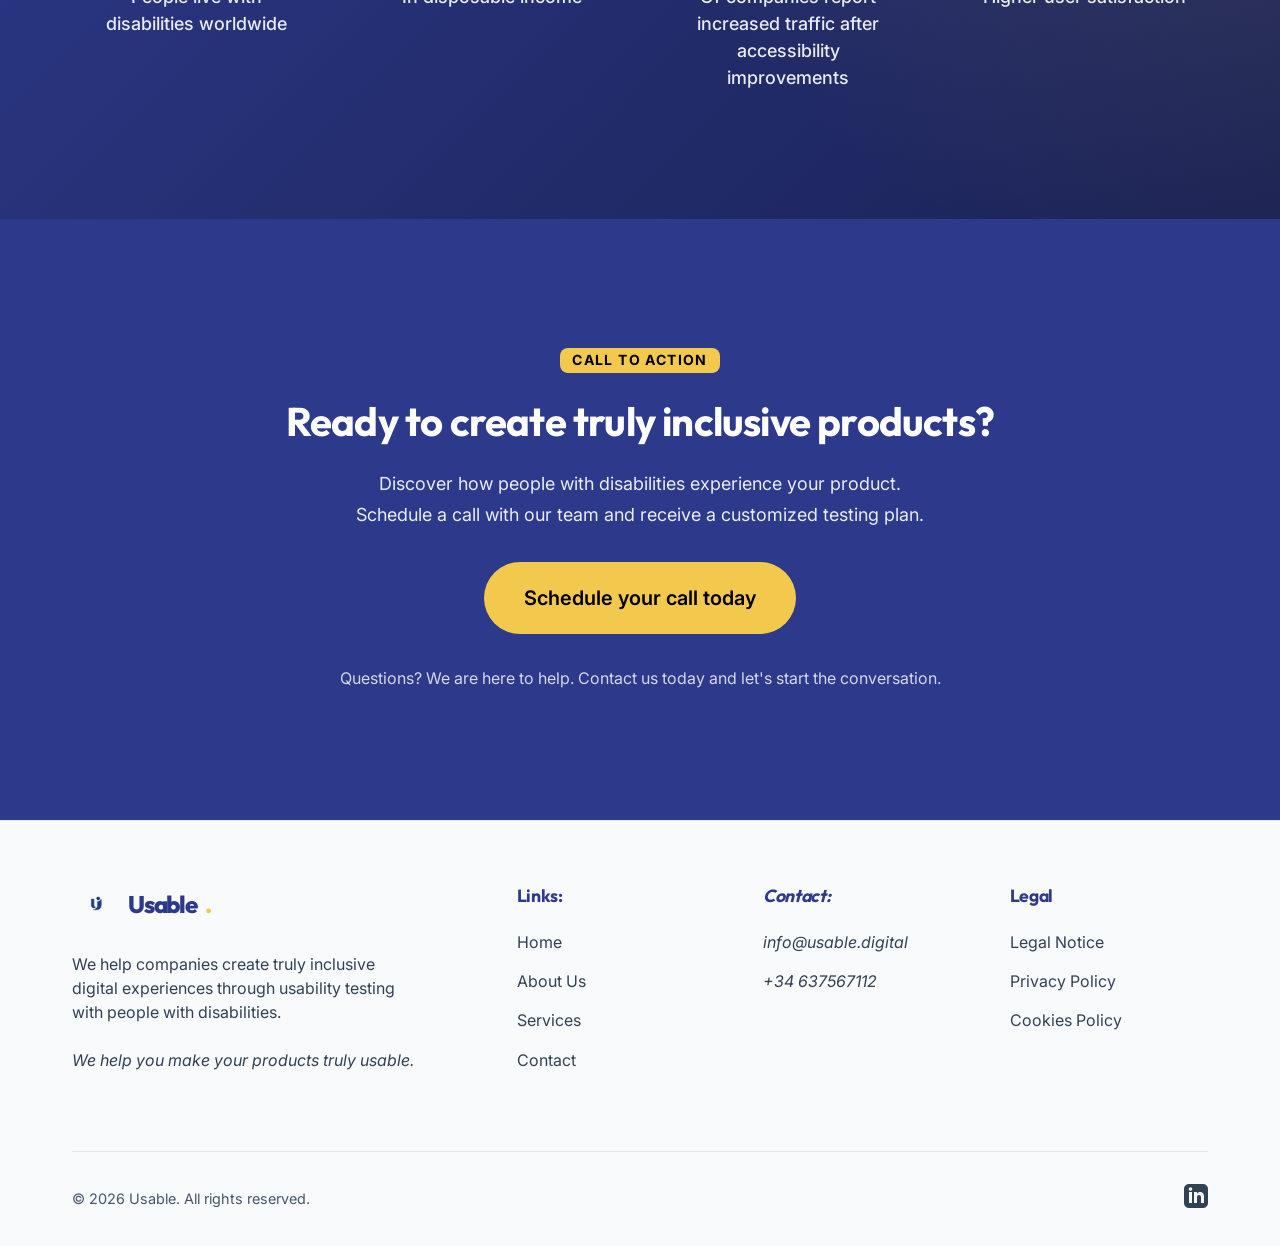
<file: en/index.html>
<!DOCTYPE html>
<html lang="en">
<head>
    <meta charset="UTF-8">
    <meta name="viewport" content="width=device-width, initial-scale=1.0">
    <title>Usable | Inclusive Digital Experiences</title>
    <meta name="description" content="We help companies create truly inclusive digital experiences through usability testing with people with disabilities.">
    <!-- Google Fonts -->
    <link rel="preconnect" href="https://fonts.googleapis.com">
    <link rel="preconnect" href="https://fonts.gstatic.com" crossorigin>
    <link href="https://fonts.googleapis.com/css2?family=Inter:wght@400;500;600;700&family=Outfit:wght@500;700;800&display=swap" rel="stylesheet">
    <link rel="stylesheet" href="../style.css">
</head>
<body>
    <!-- Enlace de Salto Accesible -->
    <a href="#main-content" class="skip-link">Skip to main content</a>

    <!-- Navegación -->
    <header role="banner" class="header">
        <nav class="navbar" aria-label="Main Navigation">
            <div class="container nav-content">
                <a href="#" class="logo" aria-label="Home Usable">
                    <img src="../logo.png" alt="" class="brand-logo" aria-hidden="true">
                    Usable<span class="dot" aria-hidden="true">.</span>
                </a>
                <ul class="nav-links">
                    <li><a href="#inicio">Home</a></li>
                    <li><a href="#sobre-nosotros">About Us</a></li>
                    <li><a href="#servicios">Services</a></li>
                </ul>
                <div class="nav-actions">
                    <a href="#contacto" class="btn btn-outline" aria-label="Contact">Contact</a>
                    <a href="https://calendly.com/ricardo-team-nexio/30min?locale=en" target="_blank" rel="noopener noreferrer" class="btn btn-primary" aria-label="Schedule your call today on Calendly">Schedule a call</a>
                    <div class="lang-switcher">
                        <a href="/index.html" aria-label="Español">ES</a>
                        <a href="/en/index.html" class="active" aria-label="English">EN</a>
                        <a href="/de/index.html" aria-label="Deutsch">DE</a>
                    </div>
                </div>
            </div>
        </nav>
    </header>

    <main id="main-content" role="main" tabindex="-1">
        <!-- Inicio / Hero -->
        <section class="hero" id="inicio" aria-labelledby="hero-heading">
            <div class="container hero-content">
                <div class="pill-badge" role="status" aria-label="Main focus">
                    <span class="badge-new">Inclusive Usability Testing</span>
                </div>
                
                <h1 id="hero-heading" class="hero-title">We help you make your products <span class="highlight-text">truly usable.</span></h1>
                
                <p class="hero-subtitle">Test your digital product with people with disabilities to understand real user experiences, uncover usability barriers, and improve every interaction so no one is excluded.</p>
                
                <div class="hero-cta">
                    <a href="https://calendly.com/ricardo-team-nexio/30min?locale=en" target="_blank" rel="noopener noreferrer" class="btn btn-primary btn-large">Schedule your call today</a>
                </div>
            </div>
        </section>

        <!-- About Us -->
        <section class="section about" id="sobre-nosotros" aria-labelledby="about-heading">
            <div class="container">
                <div class="grid-2-col align-center">
                    <div class="about-content">
                        <h2 class="section-label" id="about-heading">About Us</h2>
                        <h3 class="section-heading-sm">About Usable</h3>
                        <p class="section-text-lg">Companies invest in usability, but without real testing with people with disabilities, they don't know if their products work. Our team has experience working with assistive technologies and conducting usability testing in real-world contexts.</p>
                        
                        <p class="section-text-lg font-medium">We understand how important it is for your brand to create truly inclusive digital experiences. That's why we help you identify usability issues that others don't see.</p>
                    </div>
                    
                    <div class="about-features" aria-label="Usable key points">
                        <ul class="bullet-list">
                            <li>
                                <span class="list-icon" aria-hidden="true">✓</span>
                                <span>Testing with real users</span>
                            </li>
                            <li>
                                <span class="list-icon" aria-hidden="true">✓</span>
                                <span>Expertise in assistive technologies</span>
                            </li>
                            <li>
                                <span class="list-icon" aria-hidden="true">✓</span>
                                <span>Real-world contexts</span>
                            </li>
                            <li>
                                <span class="list-icon" aria-hidden="true">✓</span>
                                <span>Identification of hidden barriers</span>
                            </li>
                        </ul>
                    </div>
                </div>
            </div>
        </section>

        <!-- Disabilities We Test -->
        <section class="section disabilities" id="disabilities" aria-labelledby="disabilities-heading">
            <div class="container">
                <div class="section-header text-center">
                    <h2 class="section-label">Spectrum</h2>
                    <h3 id="disabilities-heading" class="section-heading">Disabilities We Test</h3>
                </div>
                <div class="disabilities-grid">
                    <div class="disability-card available">
                        <span class="disability-status">Available</span>
                        <div class="disability-icon">
                            <svg width="32" height="32" viewBox="0 0 24 24" fill="none" stroke="currentColor" stroke-width="2" stroke-linecap="round" stroke-linejoin="round"><path d="M1 12s4-8 11-8 11 8 11 8-4 8-11 8-11-8-11-8z"></path><circle cx="12" cy="12" r="3"></circle></svg>
                        </div>
                        <h4 class="disability-title">Visual Impairment</h4>
                        <p class="disability-desc">Blindness, low vision, and color blindness.</p>
                    </div>
                    <div class="disability-card available">
                        <span class="disability-status">Available</span>
                        <div class="disability-icon">
                            <svg width="32" height="32" viewBox="0 0 24 24" fill="none" stroke="currentColor" stroke-width="2" stroke-linecap="round" stroke-linejoin="round"><polygon points="11 5 6 9 2 9 2 15 6 15 11 19 11 5"></polygon><path d="M19.07 4.93a10 10 0 0 1 0 14.14M15.54 8.46a5 5 0 0 1 0 7.07"></path></svg>
                        </div>
                        <h4 class="disability-title">Auditory Impairment</h4>
                        <p class="disability-desc">Deafness and hearing loss.</p>
                    </div>
                </div>
            </div>
        </section>

        <!-- Our Services -->
        <section class="section services bg-light" id="servicios" aria-labelledby="services-heading">
            <div class="container">
                <div class="section-header text-center">
                    <h2 class="section-label" id="services-heading">Our Services</h2>
                    <h3 class="section-heading">Comprehensive solutions for digital usability and exceptional user experiences</h3>
                </div>
                
                <ul class="feature-grid">
                    <li class="feature-card">
                        <div class="feature-icon icon-primary" aria-hidden="true">
                            <svg width="24" height="24" viewBox="0 0 24 24" fill="none" stroke="currentColor" stroke-width="2" stroke-linecap="round" stroke-linejoin="round" aria-hidden="true" focusable="false"><path d="M21 16V8a2 2 0 0 0-1-1.73l-7-4a2 2 0 0 0-2 0l-7 4A2 2 0 0 0 3 8v8a2 2 0 0 0 1 1.73l7 4a2 2 0 0 0 2 0l7-4A2 2 0 0 0 21 16z"></path><polyline points="3.27 6.96 12 12.01 20.73 6.96"></polyline><line x1="12" y1="22.08" x2="12" y2="12"></line></svg>
                        </div>
                        <h4 class="feature-title">Product Intake</h4>
                        <p class="feature-text">Organizations submit their product for evaluation. We assess it based on your specific requirements and tailor the review scope accordingly.</p>
                    </li>
                    <li class="feature-card">
                        <div class="feature-icon icon-primary" aria-hidden="true">
                            <svg width="24" height="24" viewBox="0 0 24 24" fill="none" stroke="currentColor" stroke-width="2" stroke-linecap="round" stroke-linejoin="round" aria-hidden="true" focusable="false"><path d="M17 21v-2a4 4 0 0 0-4-4H5a4 4 0 0 0-4 4v2"></path><circle cx="9" cy="7" r="4"></circle><path d="M23 21v-2a4 4 0 0 0-3-3.87"></path><path d="M16 3.13a4 4 0 0 1 0 7.75"></path></svg>
                        </div>
                        <h4 class="feature-title">Testing with Real Users</h4>
                        <p class="feature-text">Usability testing with people with disabilities using their own assistive technologies. Discover how they actually experience your product.</p>
                    </li>
                    <li class="feature-card">
                        <div class="feature-icon icon-primary" aria-hidden="true">
                            <svg width="24" height="24" viewBox="0 0 24 24" fill="none" stroke="currentColor" stroke-width="2" stroke-linecap="round" stroke-linejoin="round" aria-hidden="true" focusable="false"><path d="M14 2H6a2 2 0 0 0-2 2v16a2 2 0 0 0 2 2h12a2 2 0 0 0 2-2V8z"></path><polyline points="14 2 14 8 20 8"></polyline><line x1="16" y1="13" x2="8" y2="13"></line><line x1="16" y1="17" x2="8" y2="17"></line><polyline points="10 9 9 9 8 9"></polyline></svg>
                        </div>
                        <h4 class="feature-title">Customized Report</h4>
                        <p class="feature-text">Receive a detailed analysis of usability issues, digital experience challenges, and clear recommendations for improvement.</p>
                    </li>
                </ul>
            </div>
        </section>

        <!-- Business Value (Stats) -->
        <section class="section business-value bg-primary-gradient text-white" id="business-value" aria-labelledby="business-value-heading">
            <div class="container">
                <div class="text-center mb-4">
                    <h2 class="section-label label-light">Business Value</h2>
                    <h3 id="business-value-heading" class="section-heading text-white">Accessibility is not only a human right, it is a smart business move.</h3>
                </div>
                <div class="stats-row">
                    <div class="stat-item">
                        <span class="stat-number">1B+</span>
                        <p class="stat-text">People live with disabilities worldwide</p>
                    </div>
                    <div class="stat-item">
                        <span class="stat-number">$13T</span>
                        <p class="stat-text">In disposable income</p>
                    </div>
                    <div class="stat-item">
                        <span class="stat-number">42%</span>
                        <p class="stat-text">Of companies report increased traffic after accessibility improvements</p>
                    </div>
                    <div class="stat-item">
                        <span class="stat-number">+20%</span>
                        <p class="stat-text">Higher user satisfaction</p>
                    </div>
                </div>
            </div>
        </section>

        <!-- Call to Action -->
        <section class="section cta-section" id="contacto" aria-labelledby="cta-heading">
            <div class="container">
                <div class="cta-wrapper text-center">
                    <h2 class="section-label">Call to Action</h2>
                    <h3 id="cta-heading" class="section-heading">Ready to create truly inclusive products?</h3>
                    <p class="section-text-lg">Discover how people with disabilities experience your product. Schedule a call with our team and receive a customized testing plan.</p>
                    
                    <div class="cta-buttons">
                        <a href="https://calendly.com/ricardo-team-nexio/30min?locale=en" target="_blank" rel="noopener noreferrer" class="btn btn-primary btn-large cta-btn">Schedule your call today</a>
                    </div>
                    
                    <p class="cta-footer-text">Questions? We are here to help. Contact us today and let's start the conversation.</p>
                </div>
            </div>
        </section>
    </main>

    <!-- Footer -->
    <footer class="footer" role="contentinfo">
        <div class="container">
            <div class="footer-grid">
                <div class="footer-brand">
                    <a href="#" class="logo" aria-label="Home Usable">
                        <img src="../logo.png" alt="" class="brand-logo" aria-hidden="true">
                        Usable<span class="dot" aria-hidden="true">.</span>
                    </a>
                    <p>We help companies create truly inclusive digital experiences through usability testing with people with disabilities.</p>
                    <p class="font-italic mt-1">We help you make your products truly usable.</p>
                </div>
                
                <nav class="footer-links" aria-label="Site Links">
                    <h4>Links:</h4>
                    <ul class="clean-list">
                        <li><a href="#inicio">Home</a></li>
                        <li><a href="#sobre-nosotros">About Us</a></li>
                        <li><a href="#servicios">Services</a></li>
                        <li><a href="#contacto">Contact</a></li>
                    </ul>
                </nav>
                
                <address class="footer-links contact-info" aria-label="Contact information">
                    <h4>Contact:</h4>
                    <ul class="clean-list">
                        <li><a href="mailto:info@usable.digital">info@usable.digital</a></li>
                        <li><a href="tel:+34637567112">+34 637567112</a></li>
                    </ul>
                </address>

                <nav class="footer-links" aria-label="Legal links">
                    <h4>Legal</h4>
                    <ul class="clean-list">
                        <li><a href="#" data-open-modal="modal-legal">Legal Notice</a></li>
                        <li><a href="#" data-open-modal="modal-terms">Privacy Policy</a></li>
                        <li><a href="#" data-open-modal="modal-cookies">Cookies Policy</a></li>
                    </ul>
                </nav>
            </div>
            
            <div class="footer-bottom">
                <p>&copy; 2026 Usable. All rights reserved.</p>
                <div class="footer-socials">
                    <a href="https://www.linkedin.com/company/usabledigital/" target="_blank" rel="noopener noreferrer" aria-label="Follow us on LinkedIn">
                        <svg width="24" height="24" viewBox="0 0 24 24" fill="currentColor" aria-hidden="true" focusable="false"><path d="M19 0h-14c-2.761 0-5 2.239-5 5v14c0 2.761 2.239 5 5 5h14c2.762 0 5-2.239 5-5v-14c0-2.761-2.238-5-5-5zm-11 19h-3v-11h3v11zm-1.5-12.268c-.966 0-1.75-.79-1.75-1.764s.784-1.764 1.75-1.764 1.75.79 1.75 1.764-.783 1.764-1.75 1.764zm13.5 12.268h-3v-5.604c0-3.368-4-3.113-4 0v5.604h-3v-11h3v1.765c1.396-2.586 7-2.777 7 2.476v6.759z"/></svg>
                    </a>
                </div>
            </div>
        </div>
    </footer>

    <!-- Modals -->
    <dialog id="modal-legal" class="modal" aria-label="Legal Notice">
        <div class="modal-content">
            <div class="modal-header">
                <h3>Legal Notice</h3>
                <button class="close-modal" aria-label="Close modal" data-close="modal-legal">×</button>
            </div>
            <div class="modal-body">
                <p>Welcome to the website of usable, part of ASOCIACION ESTUDIANTIL JUNIOR NEXIO (hereinafter NEXIO) with Tax Identification Number G75579508 and address at PS/ URIBITARTE, 6 48001 BILBAO (BIZKAIA). Contact by mail at contact@team-nexio.com and registered in the Registry of Associations of Bizkaia with the number AS/B/26060/2025.</p>

                <h4>Intellectual Property</h4>
                <p>The contents of this website, texts, images, sounds, animations, etc. as well as its graphic design and its source code are protected by Spanish legislation on intellectual and industrial property rights in favor of the companies that make up NEXIO. It is therefore prohibited its reproduction, distribution or public communication, totally or partially, without the express authorization of NEXIO.</p>

                <h4>Web content and links</h4>
                <p>At NEXIO we are not responsible for the misuse made of the contents of our website, being exclusive responsibility of the person who accesses them or uses them. We neither assume responsibility for the information contained on the third party´s web pages that can be accessed by links or search engines from this Web site.</p>

                <h4>Update and modification of the website</h4>
                <p>NEXIO, reserves the right to modify or remove, without prior notice, both the information contained on your website and its configuration and presentation, without assuming any responsibility for it.</p>

                <h4>Indications on technical aspects</h4>
                <p>NEXIO assumes no responsibility that can be derived from technical problems or failures in computer equipment that occur during connection to the Internet network, as well as damages that could be caused by third parties through illegitimate intrusions outside the control of NEXIO. We are also exempt from any responsibility for possible damages that the user may suffer as a result of errors, defects or omissions in the information we provide when coming from sources outside us.</p>
            </div>
        </div>
    </dialog>

    <dialog id="modal-terms" class="modal" aria-label="Privacy Policy">
        <div class="modal-content">
            <div class="modal-header">
                <h3>Privacy Policy</h3>
                <button class="close-modal" aria-label="Close modal" data-close="modal-terms">×</button>
            </div>
            <div class="modal-body">
                <h4>Identification of the data controller:</h4>
                <p>Asociación Estudiantil Junior Empresa NEXIO (hereinafter “NEXIO”) with NIF ID G75579508 and domicile in Paseo Uribitarte 6, 48001 Bilbao (Bizkaia). Contact: contact@team-nexio.com</p>

                <h4>Who is responsible for the processing of your data?</h4>
                <p>This privacy policy applies to all personal data that the data subject provides to NEXIO, as well as to any natural person interested in the activities and services that NEXIO offers through its web pages and through any other means of communication. The purpose of NEXIO’s Privacy Policy is to give transparency to information on how we process your personal data in compliance with the current data protection regulations.</p>

                <h4>For what purpose do we process your personal data and with what legitimacy?</h4>
                <p>NEXIO has a Record of Processing Activities where each of the following processing carried out as the data controller are detailed:</p>
                <div class="table-responsive">
                    <table class="legal-table">
                        <thead>
                            <tr>
                                <th>PROCESSING</th>
                                <th>PURPOSE</th>
                                <th>LEGITIMATE BASIS</th>
                            </tr>
                        </thead>
                        <tbody>
                            <tr>
                                <td>MEMBERS</td>
                                <td>Management of personal data of members</td>
                                <td>Art. 6.1 b) Contract performance</td>
                            </tr>
                            <tr>
                                <td>CONTACT PEOPLE</td>
                                <td>Contacts database management</td>
                                <td>Art. 6.1 f) Legitimate interest</td>
                            </tr>
                            <tr>
                                <td>EVENTS</td>
                                <td>Management of participants</td>
                                <td>Art. 6.1 a) Consent / Art. 6.1 f) Legitimate interest</td>
                            </tr>
                            <tr>
                                <td>ACCOUNTABILITY</td>
                                <td>Administrative management</td>
                                <td>Art. 6.1 b) Contract performance</td>
                            </tr>
                        </tbody>
                    </table>
                </div>

                <h4>How long do we store your personal data?</h4>
                <p>NEXIO will store the data of the data subjects during their relationship with the organization and thereafter, according to the provisions of the archive and documentation regulations.</p>

                <h4>Who has access to your personal data?</h4>
                <p>NEXIO may make transfers or communications of personal data in order to meet its obligations with the Public Administrations.</p>

                <h4>What are the rights of those affected?</h4>
                <p>Right of access, rectification, deletion, limitation, objection, and portability. Such rights may be exercised free of charge by written request addressed to nexiocoop@gmail.com.</p>

                <h4>Unsubscribe from commercial communications</h4>
                <p>The interested party has the right to revoke consent at any time through the link in each communication or by statement to contact@team-nexio.com.</p>

                <h4>What security measures do we have implemented?</h4>
                <p>NEXIO adopts necessary measures to avoid alteration, loss, treatment or unauthorized access, in accordance with applicable regulations.</p>

                <h4>Modification of the Privacy Policy</h4>
                <p>NEXIO may modify its Privacy Policy in accordance with the applicable law at any time.</p>

                <p><em>Latest update: 27, March of 2025.</em></p>
            </div>
        </div>
    </dialog>

    <dialog id="modal-cookies" class="modal" aria-label="Cookies Policy">
        <div class="modal-content">
            <div class="modal-header">
                <h3>Cookies Policy</h3>
                <button class="close-modal" aria-label="Close modal" data-close="modal-cookies">×</button>
            </div>
            <div class="modal-body">
                <p>The JUNIOR ENTERPRISE STUDENT ASSOCIATION Nexio (hereinafter, Nexio) would like to inform you about the use of cookies on its websites.</p>
                <h4>Cookies Exempt from Consent</h4>
                <p>Certain technical cookies serving communication or specific requested services are exempt from explicit consent requirements under Art. 22.2 of Law 34/2002.</p>
                <h4>How to Modify Settings</h4>
                <p>You can restrict, block, or delete cookies through your browser settings (Chrome, Firefox, Safari, Edge).</p>
            </div>
        </div>
    </dialog>

    <!-- Cookie Banner -->
    <div id="cookie-banner" class="cookie-banner" role="dialog" aria-label="Cookie notice">
        <div class="container cookie-content">
            <p>We use cookies to improve your experience on our site. By continuing to use our site, you accept our <a href="#" data-open-modal="modal-cookies">Cookies Policy</a>.</p>
            <div class="cookie-actions">
                <button id="accept-cookies" class="btn btn-primary">Accept</button>
            </div>
        </div>
    </div>

    <script src="../script.js"></script>
</body>
</html>
</file>
<file: style.css>
:root {
  /* Colors - High-end modern theme based on Usable.es branding (WCAG 2.2 Compliant) */
  --bg-color: #ffffff; /* White background for content */
  --bg-light: #f8fafc; /* Very light grey for section distinction */
  
  --surface-1: #ffffff;
  --surface-2: #f1f5f9;
  --surface-3: #e2e8f0;
  
  --border-color: #e2e8f0;
  --border-highlight: #cbd5e1;
  
  --text-primary: #000000; /* Black text for main content */
  --text-secondary: #334155; /* Dark grey for secondary text to ensure high contrast */
  --text-muted: #475569;
  
  /* Accents */
  --primary: #2D3A8C; /* Deep Blue - Usable Brand */
  --primary-hover: #1e2865;
  --accent-1: #F2C94C; /* Yellow - Call to Action Accent */
  --accent-1-hover: #e0b63b;
  
  --success: #10b981;
  --error: #ef4444;

  /* Typography */
  --font-sans: 'Inter', -apple-system, BlinkMacSystemFont, "Segoe UI", Roboto, Helvetica, Arial, sans-serif;
  --font-heading: 'Outfit', var(--font-sans);
  
  /* Utilities */
  --radius-sm: 8px;
  --radius-md: 12px;
  --radius-lg: 20px;
  --radius-xl: 32px;
  --radius-pill: 9999px;
  
  --transition: 0.3s cubic-bezier(0.4, 0, 0.2, 1);
  
  --glass-bg: rgba(255, 255, 255, 0.95); 
  --glass-border: 1px solid rgba(0, 0, 0, 0.05);
}

* {
  margin: 0;
  padding: 0;
  box-sizing: border-box;
}

html {
  font-size: 16px;
  scroll-behavior: smooth;
}

/* Accessibility: Focus visible ring */
*:focus-visible {
  outline: 3px solid var(--accent-1);
  outline-offset: 3px;
  border-radius: 2px;
}

/* Accessibility: Reduced Motion */
@media (prefers-reduced-motion: reduce) {
  html {
    scroll-behavior: auto;
  }
  * {
    animation-duration: 0.01ms !important;
    animation-iteration-count: 1 !important;
    transition-duration: 0.01ms !important;
    scroll-behavior: auto !important;
  }
}

body {
  font-family: var(--font-sans);
  background-color: var(--bg-color);
  color: var(--text-primary);
  line-height: 1.6;
  -webkit-font-smoothing: antialiased;
  -moz-osx-font-smoothing: grayscale;
  overflow-x: hidden;
}

.bg-light {
  background-color: var(--bg-light);
}

ul, ol {
  list-style: none;
}
.clean-list {
  padding: 0;
  margin: 0;
}

.font-medium { font-weight: 500; }
.font-italic { font-style: italic; }
.mt-1 { margin-top: 0.5rem; }

h1, h2, h3, h4, h5, h6 {
  font-family: var(--font-heading);
  line-height: 1.2;
  font-weight: 700;
  letter-spacing: -0.02em;
  color: var(--primary); /* Deep Blue headers */
}

a {
  color: inherit;
  text-decoration: none;
  transition: color var(--transition);
}

a:hover, a:focus {
  text-decoration: underline;
  text-decoration-thickness: 2px;
  text-underline-offset: 4px;
}

.btn:hover, .btn:focus {
  text-decoration: none;
}

.skip-link {
  position: absolute;
  top: -60px;
  left: 0;
  background-color: var(--accent-1);
  color: #000;
  padding: 0.75rem 1.5rem;
  z-index: 9999;
  font-weight: 700;
  transition: top 0.2s ease;
  border-bottom-right-radius: var(--radius-md);
}
.skip-link:focus {
  top: 0;
  outline: none;
}

.container {
  width: 100%;
  max-width: 1200px;
  margin: 0 auto;
  padding: 0 2rem;
}

.section {
  padding: 6rem 0;
  position: relative;
}
@media (min-width: 768px) {
  .section { padding: 8rem 0; }
}

.section-label {
  font-family: var(--font-sans);
  font-size: 0.875rem;
  font-weight: 700;
  text-transform: uppercase;
  letter-spacing: 0.1em;
  color: var(--accent-1);
  background: var(--primary);
  display: inline-block;
  padding: 0.25rem 0.75rem;
  border-radius: var(--radius-sm);
  margin-bottom: 1.5rem;
}

.text-error { color: var(--error); }
.text-success { color: var(--success); }

.section-heading {
  font-size: 2.5rem;
  margin-bottom: 1.5rem;
}
.section-heading-sm {
  font-size: 2rem;
  margin-bottom: 1.5rem;
}

.section-text-lg {
  font-size: 1.125rem;
  color: var(--text-secondary);
  max-width: 600px;
  margin-bottom: 2rem;
  line-height: 1.7;
}

.text-center { text-align: center; }
.text-center .section-text-lg { margin-left: auto; margin-right: auto; }

.grid-2-col {
  display: grid;
  grid-template-columns: 1fr;
  gap: 2rem;
}
@media (min-width: 768px) {
  .grid-2-col {
    grid-template-columns: 1fr 1fr;
    gap: 4rem;
  }
}

.align-center {
  align-items: center;
}

/* Buttons */
.btn {
  display: inline-flex;
  align-items: center;
  justify-content: center;
  padding: 0.75rem 1.5rem;
  font-size: 1rem;
  font-weight: 600;
  border-radius: var(--radius-pill);
  transition: all var(--transition);
  cursor: pointer;
  border: none;
  font-family: var(--font-sans);
}

.btn-primary {
  background-color: var(--primary);
  color: #fff;
}
.btn-primary:hover, .btn-primary:focus {
  background-color: var(--primary-hover);
  transform: translateY(-2px);
  color: #fff;
}

.btn-secondary {
  background-color: var(--accent-1);
  color: #000;
}
.btn-secondary:hover, .btn-secondary:focus {
  background-color: var(--accent-1-hover);
  color: #000;
}

.btn-outline {
  background: transparent;
  color: var(--primary);
  border: 2px solid var(--primary);
}
.btn-outline:hover, .btn-outline:focus {
  background: rgba(45, 58, 140, 0.05); /* deep blue tint */
}

.btn-large {
  padding: 1rem 2rem;
  font-size: 1.125rem;
}

/* Navbar */
.navbar {
  position: fixed;
  top: 0;
  left: 0;
  width: 100%;
  z-index: 100;
  padding: 1rem 0;
  transition: all var(--transition);
  background: var(--bg-color);
  border-bottom: 1px solid var(--border-color);
}

.navbar.scrolled {
  background: var(--glass-bg);
  backdrop-filter: blur(16px);
  -webkit-backdrop-filter: blur(16px);
  padding: 0.75rem 0;
  box-shadow: 0 4px 6px -1px rgba(0, 0, 0, 0.05);
}

.nav-content {
  display: flex;
  justify-content: space-between;
  align-items: center;
}

.logo {
  display: inline-flex;
  align-items: center;
  gap: 0.5rem;
  font-family: var(--font-heading);
  font-size: 1.5rem;
  font-weight: 800;
  letter-spacing: -0.05em;
  color: var(--primary);
}
.brand-logo {
  height: 32px;
  width: auto;
  border-radius: var(--radius-sm);
}
.logo:hover, .logo:focus { text-decoration: none; }
.logo .dot { color: var(--accent-1); }

.nav-links {
  display: none;
  gap: 2rem;
}
@media (min-width: 768px) {
  .nav-links { display: flex; }
}

.nav-links a {
  font-size: 1rem;
  font-weight: 600;
  color: var(--text-secondary);
}
.nav-links a:hover, .nav-links a:focus {
  color: var(--primary);
}

.nav-actions {
  display: flex;
  gap: 1rem;
}
@media (max-width: 768px) {
  .nav-actions .btn { display: none; }
}

/* Hero Section */
.hero {
  min-height: 80vh;
  display: flex;
  align-items: center;
  justify-content: center;
  padding-top: 8rem;
  padding-bottom: 6rem;
  text-align: center;
  background-color: var(--bg-light);
  border-bottom: 1px solid var(--border-color);
}

.hero-content {
  display: flex;
  flex-direction: column;
  align-items: center;
  max-width: 800px;
}

.pill-badge {
  display: inline-flex;
  align-items: center;
  padding: 0.25rem;
  background: var(--surface-1);
  border: 1px solid var(--border-color);
  border-radius: var(--radius-pill);
  font-size: 0.875rem;
  color: var(--primary);
  margin-bottom: 2rem;
  font-weight: normal;
}

.badge-new {
  background: var(--accent-1);
  color: #000;
  padding: 0.25rem 1rem;
  border-radius: var(--radius-pill);
  font-weight: 400;
  margin: 0;
}

.hero-title {
  font-size: 2.25rem;
  margin-bottom: 1.5rem;
  line-height: 1.2;
  color: black;
}
@media (min-width: 768px) {
  .hero-title { font-size: 4rem; }
}

.highlight-text {
  color: var(--primary);
}

.hero-subtitle {
  font-size: 1.25rem;
  color: var(--text-secondary);
  margin-bottom: 3rem;
  line-height: 1.6;
}

.hero-cta {
  display: flex;
  justify-content: center;
  width: 100%;
}

/* About Section */
.bullet-list {
  display: flex;
  flex-direction: column;
  gap: 1.25rem;
}

.bullet-list li {
  display: flex;
  align-items: center;
  gap: 1rem;
  font-size: 1.125rem;
  color: var(--primary);
  font-weight: 500;
  background: var(--bg-light);
  padding: 1rem 1.5rem;
  border-radius: var(--radius-md);
  border: 1px solid var(--border-color);
}

.list-icon {
  display: flex;
  align-items: center;
  justify-content: center;
  width: 32px;
  height: 32px;
  background: var(--accent-1);
  color: #000;
  border-radius: 50%;
  font-weight: bold;
}

/* Services */
.feature-grid {
  display: grid;
  grid-template-columns: 1fr;
  gap: 2rem;
  margin-top: 3rem;
}
@media (min-width: 768px) {
  .feature-grid { grid-template-columns: repeat(3, 1fr); }
}

.feature-card {
  padding: 2.5rem;
  background: var(--surface-1);
  border: 1px solid var(--border-color);
  border-radius: var(--radius-lg);
  box-shadow: 0 4px 6px -1px rgba(0, 0, 0, 0.05);
  transition: transform var(--transition);
}

.feature-card:hover, .feature-card:focus-within {
  transform: translateY(-5px);
  box-shadow: 0 10px 15px -3px rgba(0, 0, 0, 0.1);
}

.feature-icon {
  width: 56px;
  height: 56px;
  border-radius: var(--radius-md);
  display: flex;
  align-items: center;
  justify-content: center;
  margin-bottom: 1.5rem;
  background: var(--primary);
  color: var(--accent-1);
}

.feature-title {
  font-size: 1.4rem;
  margin-bottom: 1rem;
  color: var(--primary);
}

.feature-text {
  color: var(--text-secondary);
  font-size: 1.05rem;
  line-height: 1.6;
}

/* Alternating Rows (Reasons Section) */
.alternating-rows {
  display: flex;
  flex-direction: column;
  gap: 4rem;
  margin-top: 4rem;
}

.alt-row {
  display: grid;
  grid-template-columns: 1fr;
  gap: 2rem;
  align-items: center;
}
@media (min-width: 768px) {
  .alt-row {
    grid-template-columns: 1fr 1fr;
    gap: 4rem;
  }
  .alt-row.reverse .alt-content {
    order: 2;
  }
  .alt-row.reverse .alt-visual {
    order: 1;
  }
}

.alt-content {
  padding: 3rem;
  background: var(--surface-1);
  border-radius: var(--radius-lg);
  box-shadow: 0 10px 30px -10px rgba(0,0,0,0.05);
  position: relative;
  transition: transform var(--transition), box-shadow var(--transition);
}
.alt-content:hover {
  transform: translateY(-5px);
  box-shadow: 0 15px 35px -10px rgba(0,0,0,0.1);
}
.alt-content::before {
  content: '';
  position: absolute;
  top: 0; left: 0; bottom: 0;
  width: 6px;
  background: var(--accent-1);
  border-radius: var(--radius-lg) 0 0 var(--radius-lg);
}

.alt-title {
  font-size: 1.75rem;
  margin-bottom: 1rem;
  color: var(--primary);
}

.alt-text {
  color: var(--text-secondary);
  font-size: 1.125rem;
  line-height: 1.7;
}

.alt-visual {
  height: 300px;
  border-radius: var(--radius-lg);
  display: flex;
  align-items: center;
  justify-content: center;
  position: relative;
  overflow: hidden;
}

.shape-1 { background: linear-gradient(135deg, rgba(45, 58, 140, 0.1), rgba(45, 58, 140, 0.03)); }
.shape-2 { background: linear-gradient(135deg, rgba(242, 201, 76, 0.2), rgba(242, 201, 76, 0.05)); }
.shape-3 { background: linear-gradient(135deg, rgba(16, 185, 129, 0.1), rgba(16, 185, 129, 0.03)); }
.shape-4 { background: linear-gradient(135deg, rgba(45, 58, 140, 0.05), rgba(242, 201, 76, 0.1)); }

.alt-icon-wrapper {
  width: 96px;
  height: 96px;
  background: white;
  border-radius: 50%;
  display: flex;
  align-items: center;
  justify-content: center;
  box-shadow: 0 15px 35px -5px rgba(0,0,0,0.1);
  color: var(--primary);
  transition: transform var(--transition);
}
.alt-row:hover .alt-icon-wrapper {
  transform: scale(1.1) rotate(5deg);
}

/* Disabilities Grid */
.disabilities-grid {
  display: grid;
  grid-template-columns: 1fr;
  gap: 1.5rem;
  margin-top: 3rem;
}
@media (min-width: 768px) {
  .disabilities-grid {
    grid-template-columns: repeat(2, 1fr);
  }
}

.disability-card {
  padding: 2.5rem;
  background: var(--surface-1);
  border: 1px solid var(--border-color);
  border-radius: var(--radius-lg);
  position: relative;
  overflow: hidden;
  display: flex;
  flex-direction: column;
  transition: transform var(--transition), box-shadow var(--transition);
}

.disability-card.available:hover {
  transform: translateY(-5px);
  box-shadow: 0 10px 25px -5px rgba(0, 0, 0, 0.1);
  border-color: var(--primary);
}

.disability-card.locked {
  background: var(--surface-2);
  opacity: 0.8;
  filter: grayscale(100%);
}

.disability-status {
  position: absolute;
  top: 1.5rem;
  right: 1.5rem;
  font-size: 0.8rem;
  font-weight: 700;
  text-transform: uppercase;
  padding: 0.25rem 0.75rem;
  border-radius: var(--radius-pill);
}

.disability-card.available .disability-status {
  background: var(--success);
  color: white;
}

.disability-card.locked .disability-status {
  background: var(--text-muted);
  color: white;
}

.disability-icon {
  width: 64px;
  height: 64px;
  background: var(--bg-light);
  border-radius: 50%;
  display: flex;
  align-items: center;
  justify-content: center;
  margin-bottom: 1.5rem;
  color: var(--primary);
}

.disability-title {
  font-size: 1.5rem;
  margin-bottom: 0.5rem;
  color: var(--primary);
}

.disability-desc {
  color: var(--text-secondary);
  font-size: 1rem;
}

/* Coming Soon Badge */
.badge-soon {
  display: inline-block;
  background: var(--surface-3);
  color: var(--text-secondary);
  font-size: 0.75rem;
  font-weight: 700;
  text-transform: uppercase;
  padding: 0.2rem 0.5rem;
  border-radius: var(--radius-sm);
  margin-top: 1rem;
  border: 1px dashed var(--text-muted);
  animation: pulse 2s infinite;
}

@keyframes pulse {
  0% { opacity: 0.7; }
  50% { opacity: 1; }
  100% { opacity: 0.7; }
}

/* Business Value Stats */
.bg-primary-gradient {
  background: linear-gradient(135deg, var(--primary), #1a2254);
  position: relative;
  overflow: hidden;
}
.bg-primary-gradient::before {
  content: '';
  position: absolute;
  top: 0; left: 0; right: 0; bottom: 0;
  background: radial-gradient(circle at top right, rgba(242, 201, 76, 0.15), transparent 50%);
  pointer-events: none;
}
.text-white { color: #fff !important; }
.label-light { background: rgba(255, 255, 255, 0.1); color: var(--accent-1); }
.mb-4 { margin-bottom: 3rem; }

.stats-row {
  display: flex;
  flex-direction: column;
  gap: 3rem;
  margin-top: 3rem;
  position: relative;
  z-index: 1;
}
@media (min-width: 768px) {
  .stats-row {
    flex-direction: row;
    justify-content: space-around;
    text-align: center;
  }
}

.stat-item {
  flex: 1;
  display: flex;
  flex-direction: column;
  align-items: center;
  text-align: center;
  padding: 0 1rem;
}

.stat-number {
  font-family: var(--font-heading);
  font-size: 2.5rem;
  font-weight: 800;
  color: var(--accent-1);
  margin-bottom: 0.5rem;
  line-height: 1;
  text-shadow: 0 4px 10px rgba(0,0,0,0.2);
}
@media (min-width: 768px) {
  .stat-number { font-size: 4rem; }
}

.stat-text {
  font-size: 1.125rem;
  color: rgba(255, 255, 255, 0.9);
  line-height: 1.5;
  font-weight: 500;
}

/* Call to Action */
.cta-section {
  background-color: var(--primary);
  color: #fff;
}

.cta-section .section-label {
  background: var(--accent-1);
  color: #000;
}

.cta-section .section-heading {
  color: #fff;
}

.cta-section .section-text-lg {
  color: rgba(255, 255, 255, 0.9);
}

.cta-buttons {
  margin-top: 2rem;
  margin-bottom: 2rem;
}

.cta-btn {
  background-color: var(--accent-1);
  color: #000;
  font-size: 1.25rem;
  padding: 1.25rem 2.5rem;
}
.cta-btn:hover, .cta-btn:focus {
  background-color: var(--accent-1-hover);
  color: #000;
}

.cta-footer-text {
  color: rgba(255, 255, 255, 0.8);
  font-size: 1rem;
  margin-top: 1.5rem;
}

/* Footer */
.footer {
  border-top: 1px solid var(--border-color);
  padding: 4rem 0 2rem;
  background: var(--bg-light);
}

.footer-grid {
  display: grid;
  grid-template-columns: 1fr;
  gap: 3rem;
  margin-bottom: 4rem;
}
@media (min-width: 768px) {
  .footer-grid { grid-template-columns: 2fr 1fr 1fr 1fr; }
}

.footer-brand p {
  color: var(--text-secondary);
  margin-top: 1.5rem;
  max-width: 350px;
  line-height: 1.5;
}

.footer-links h4 {
  font-size: 1.1rem;
  margin-bottom: 1.5rem;
  color: var(--primary);
}

.footer-links a {
  display: inline-block;
  color: var(--text-secondary);
  margin-bottom: 0.85rem;
  font-size: 1rem;
}

.footer-links a:hover, .footer-links a:focus {
  color: var(--primary);
}

.footer-bottom {
  border-top: 1px solid var(--border-color);
  padding-top: 2rem;
  display: flex;
  flex-direction: column;
  gap: 1.5rem;
  justify-content: space-between;
  align-items: center;
  color: var(--text-muted);
  font-size: 0.9rem;
}

@media (min-width: 768px) {
  .footer-bottom {
    flex-direction: row;
  }
}

.footer-socials {
  display: flex;
  gap: 1rem;
}

.footer-socials a {
  color: var(--text-secondary);
  transition: color var(--transition);
  display: block;
}

.footer-socials a:hover,
.footer-socials a:focus {
  color: var(--primary);
}

/* Modals */
.modal {
  border: none;
  border-radius: var(--radius-lg);
  box-shadow: 0 25px 50px -12px rgba(0, 0, 0, 0.25);
  background: var(--bg-color);
  color: var(--text-primary);
  width: 90%;
  max-width: 600px;
  padding: 0;
  margin: auto;
}

.modal::backdrop {
  background: rgba(0, 0, 0, 0.6);
  backdrop-filter: blur(4px);
}

.modal-content {
  display: flex;
  flex-direction: column;
}

.modal-header {
  display: flex;
  justify-content: space-between;
  align-items: center;
  padding: 1.5rem 2rem;
  border-bottom: 1px solid var(--border-color);
}

.modal-header h3 {
  margin: 0;
  font-size: 1.5rem;
}

.close-modal {
  background: transparent;
  border: none;
  font-size: 2rem;
  color: var(--text-secondary);
  cursor: pointer;
  line-height: 1;
  padding: 0 0.5rem;
  transition: color var(--transition);
}

.close-modal:hover {
  color: var(--error);
}

.modal-body {
  padding: 2rem;
  font-size: 1rem;
  line-height: 1.7;
  color: var(--text-secondary);
  max-height: 70vh;
  overflow-y: auto;
}
.modal-body p {
  margin-bottom: 1rem;
}
.modal-body p:last-child {
  margin-bottom: 0;
}

/* Language Switcher */
.lang-switcher {
  display: flex;
  gap: 0.5rem;
  margin-left: 1rem;
}

.lang-switcher a {
  padding: 0.25rem 0.5rem;
  font-size: 0.85rem;
  font-weight: 700;
  color: var(--text-secondary);
  border: 1px solid var(--border-color);
  border-radius: var(--radius-sm);
  text-decoration: none;
}

.lang-switcher a:hover,
.lang-switcher a.active {
  background: var(--primary);
  color: #fff;
  border-color: var(--primary);
}

/* Cookie Banner */
.cookie-banner {
  position: fixed;
  bottom: -100%;
  left: 0;
  width: 100%;
  background: var(--surface-1);
  box-shadow: 0 -4px 20px rgba(0, 0, 0, 0.1);
  padding: 1rem 0;
  z-index: 1000;
  transition: bottom 0.5s ease-in-out;
  border-top: 1px solid var(--border-color);
}
.cookie-banner.show {
  bottom: 0;
}
.cookie-content {
  display: flex;
  flex-direction: column;
  gap: 1rem;
  align-items: center;
  justify-content: space-between;
}
.cookie-content p {
  color: var(--text-secondary);
  font-size: 0.9rem;
  margin: 0;
}
.cookie-content a {
  color: var(--primary);
  text-decoration: underline;
  font-weight: 600;
}
.cookie-actions {
  display: flex;
  gap: 1rem;
}
@media (min-width: 768px) {
  .cookie-content {
    flex-direction: row;
  }
}

/* Legal Modal Styles */
.modal-body h4 {
  margin-top: 1.5rem;
  margin-bottom: 0.5rem;
  color: var(--text-color);
  font-size: 1.1rem;
}

.table-responsive {
  overflow-x: auto;
  margin-bottom: 1.5rem;
}

.legal-table {
  width: 100%;
  border-collapse: collapse;
  margin-top: 0.5rem;
  font-size: 0.9rem;
}

.legal-table th, .legal-table td {
  padding: 0.75rem;
  border: 1px solid var(--border-color);
  text-align: left;
}

.legal-table th {
  background-color: var(--bg-light);
  font-weight: 600;
}
</file>
